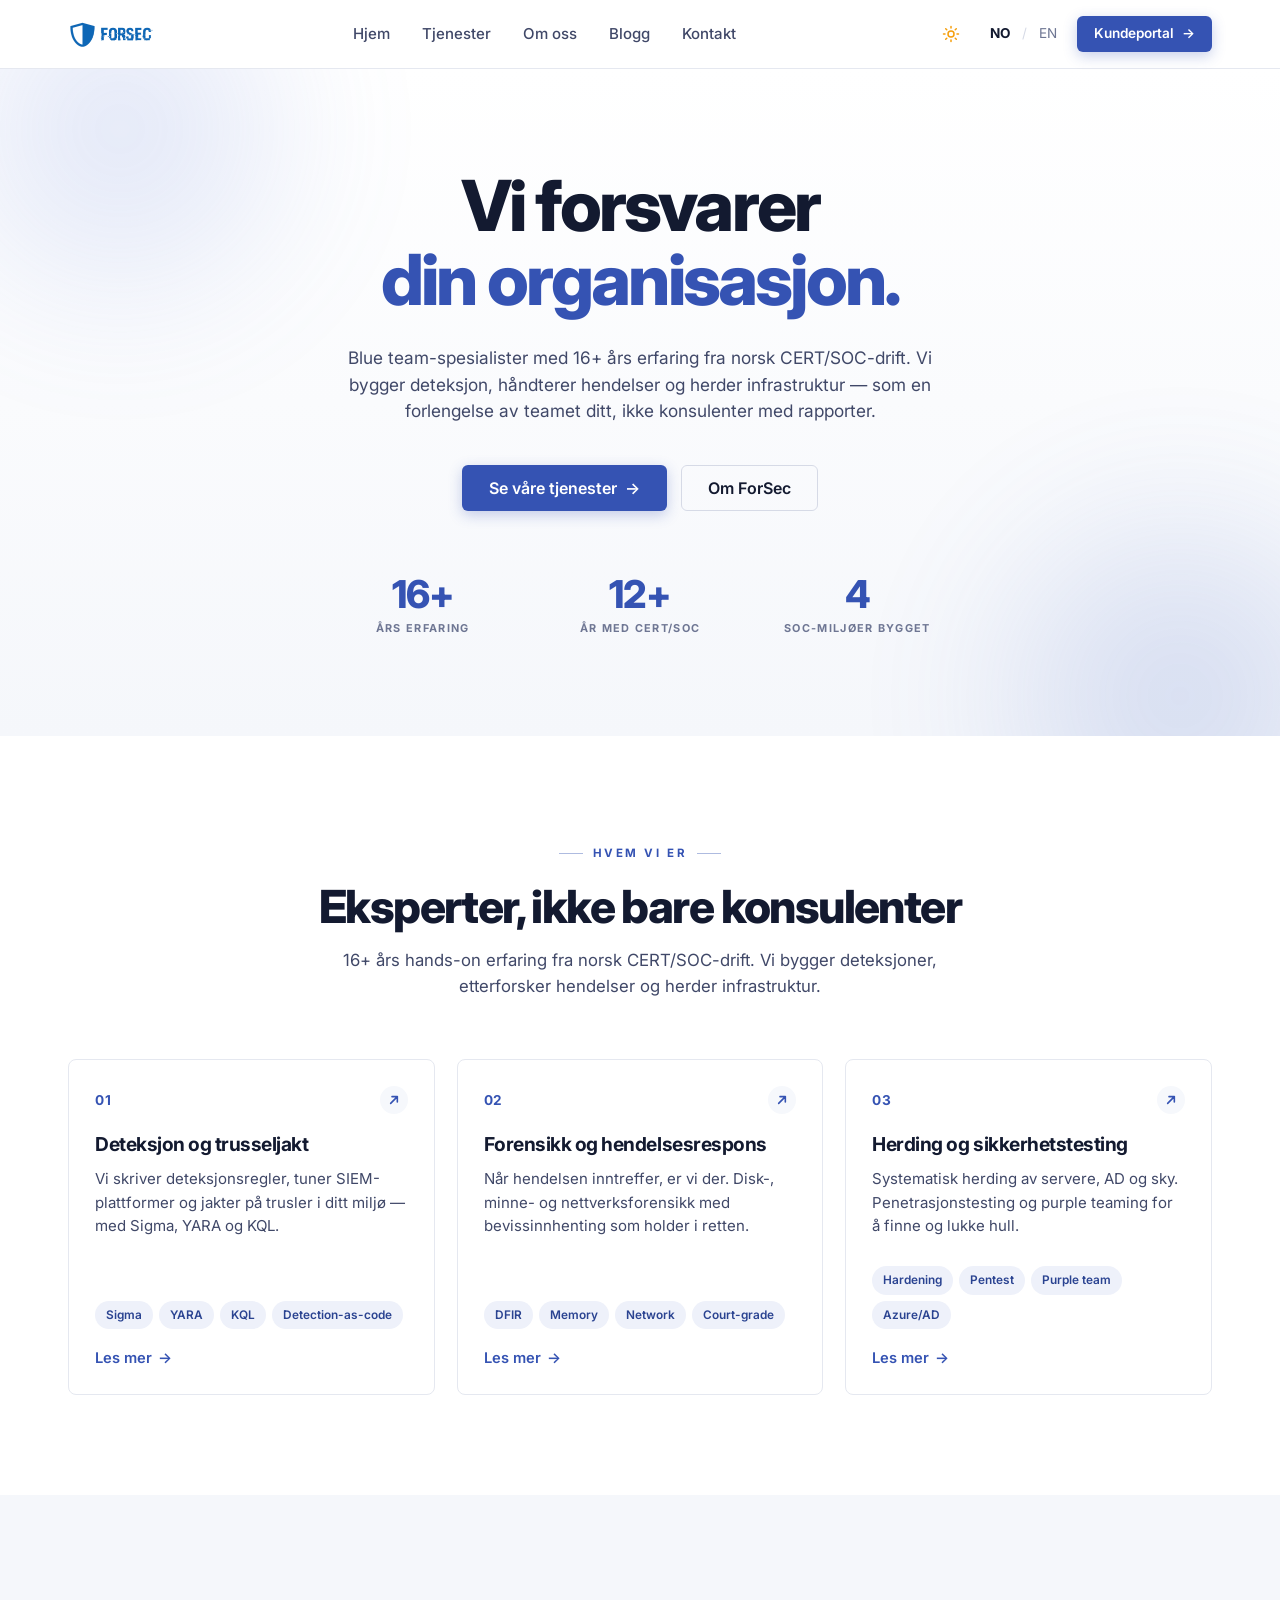
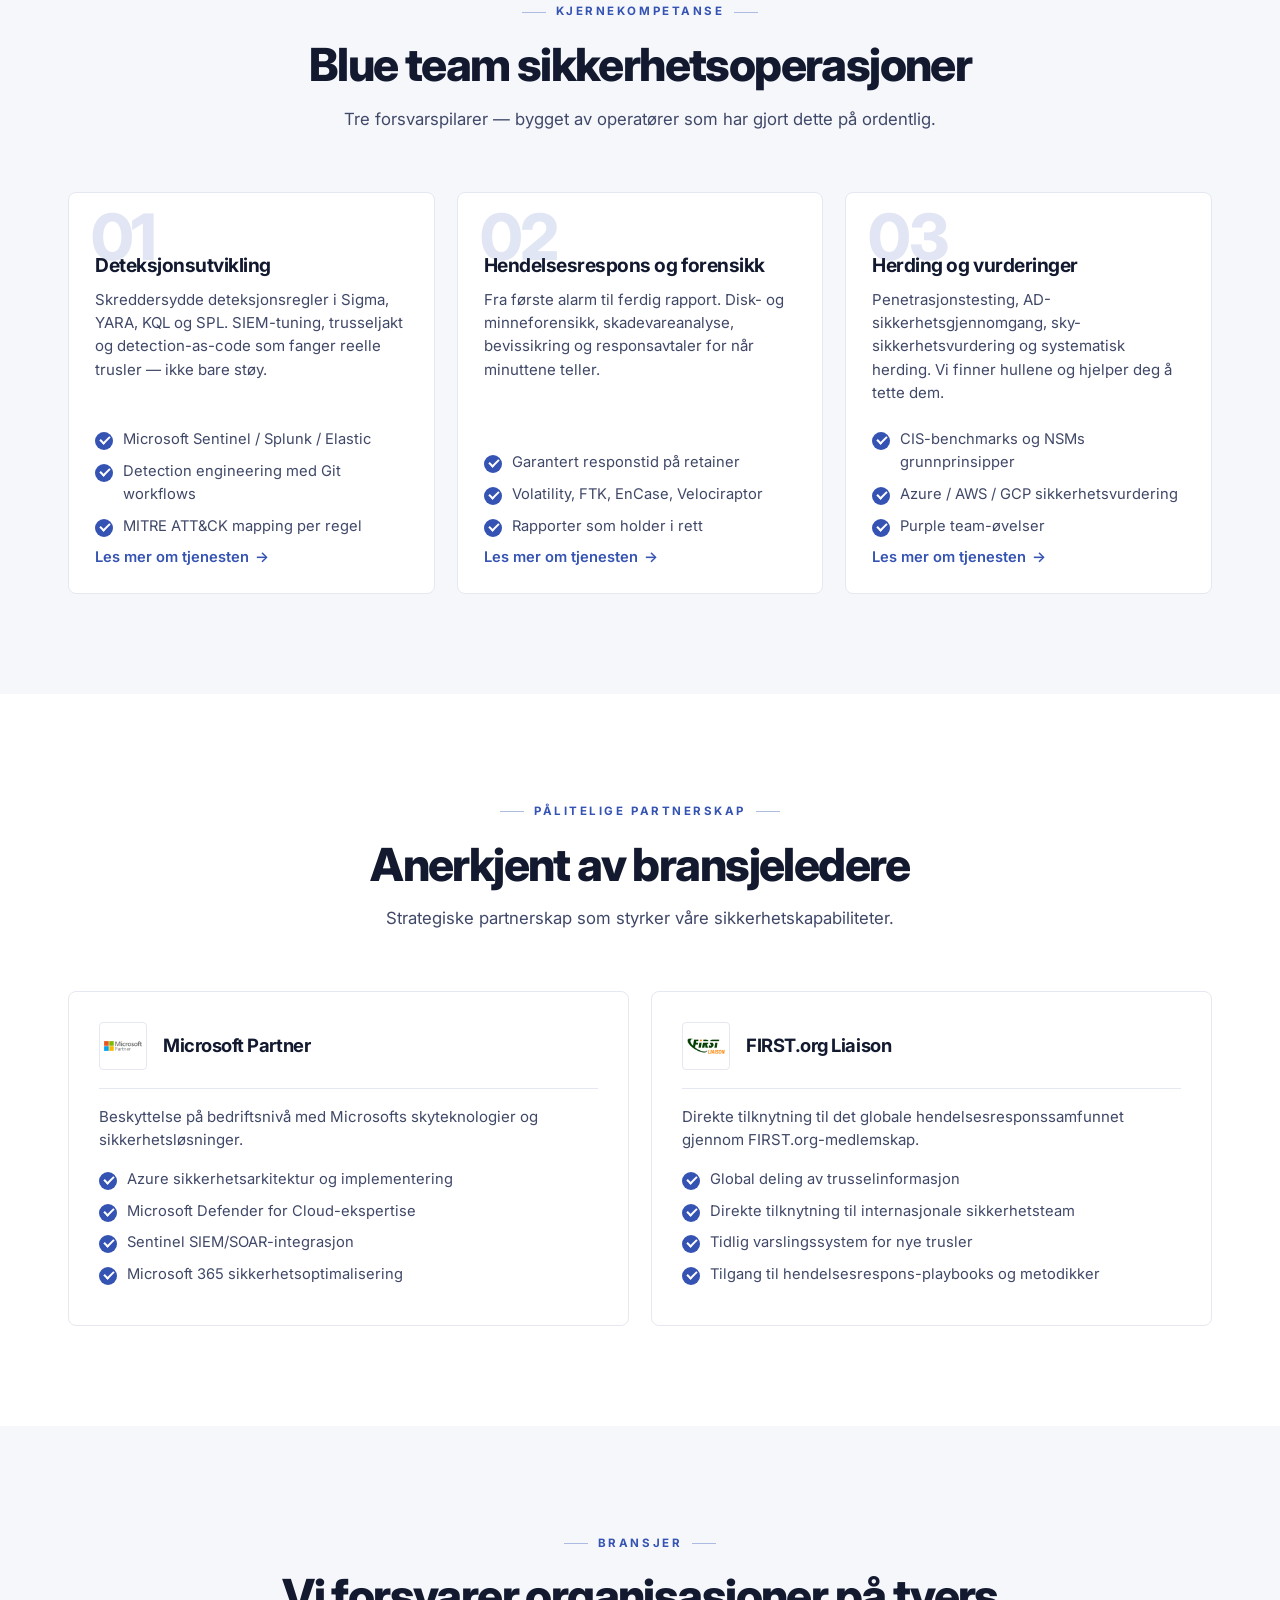
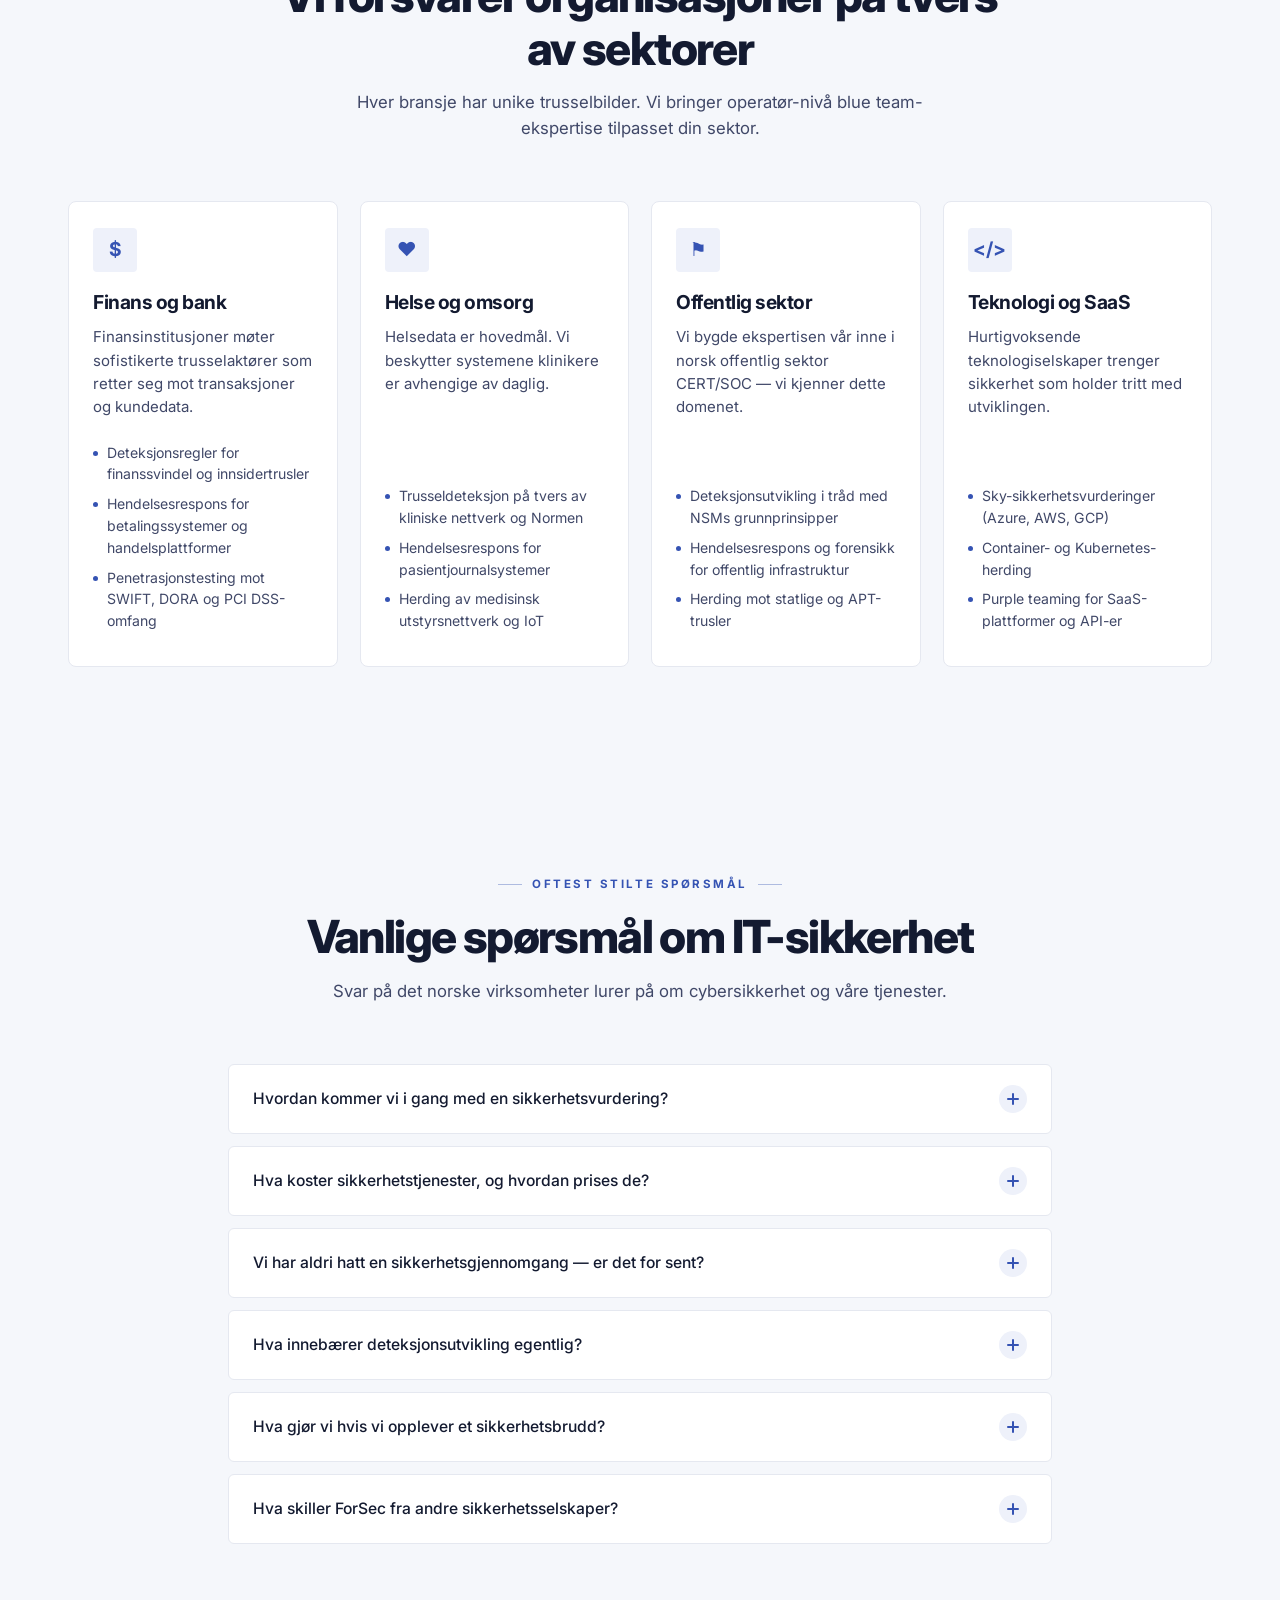
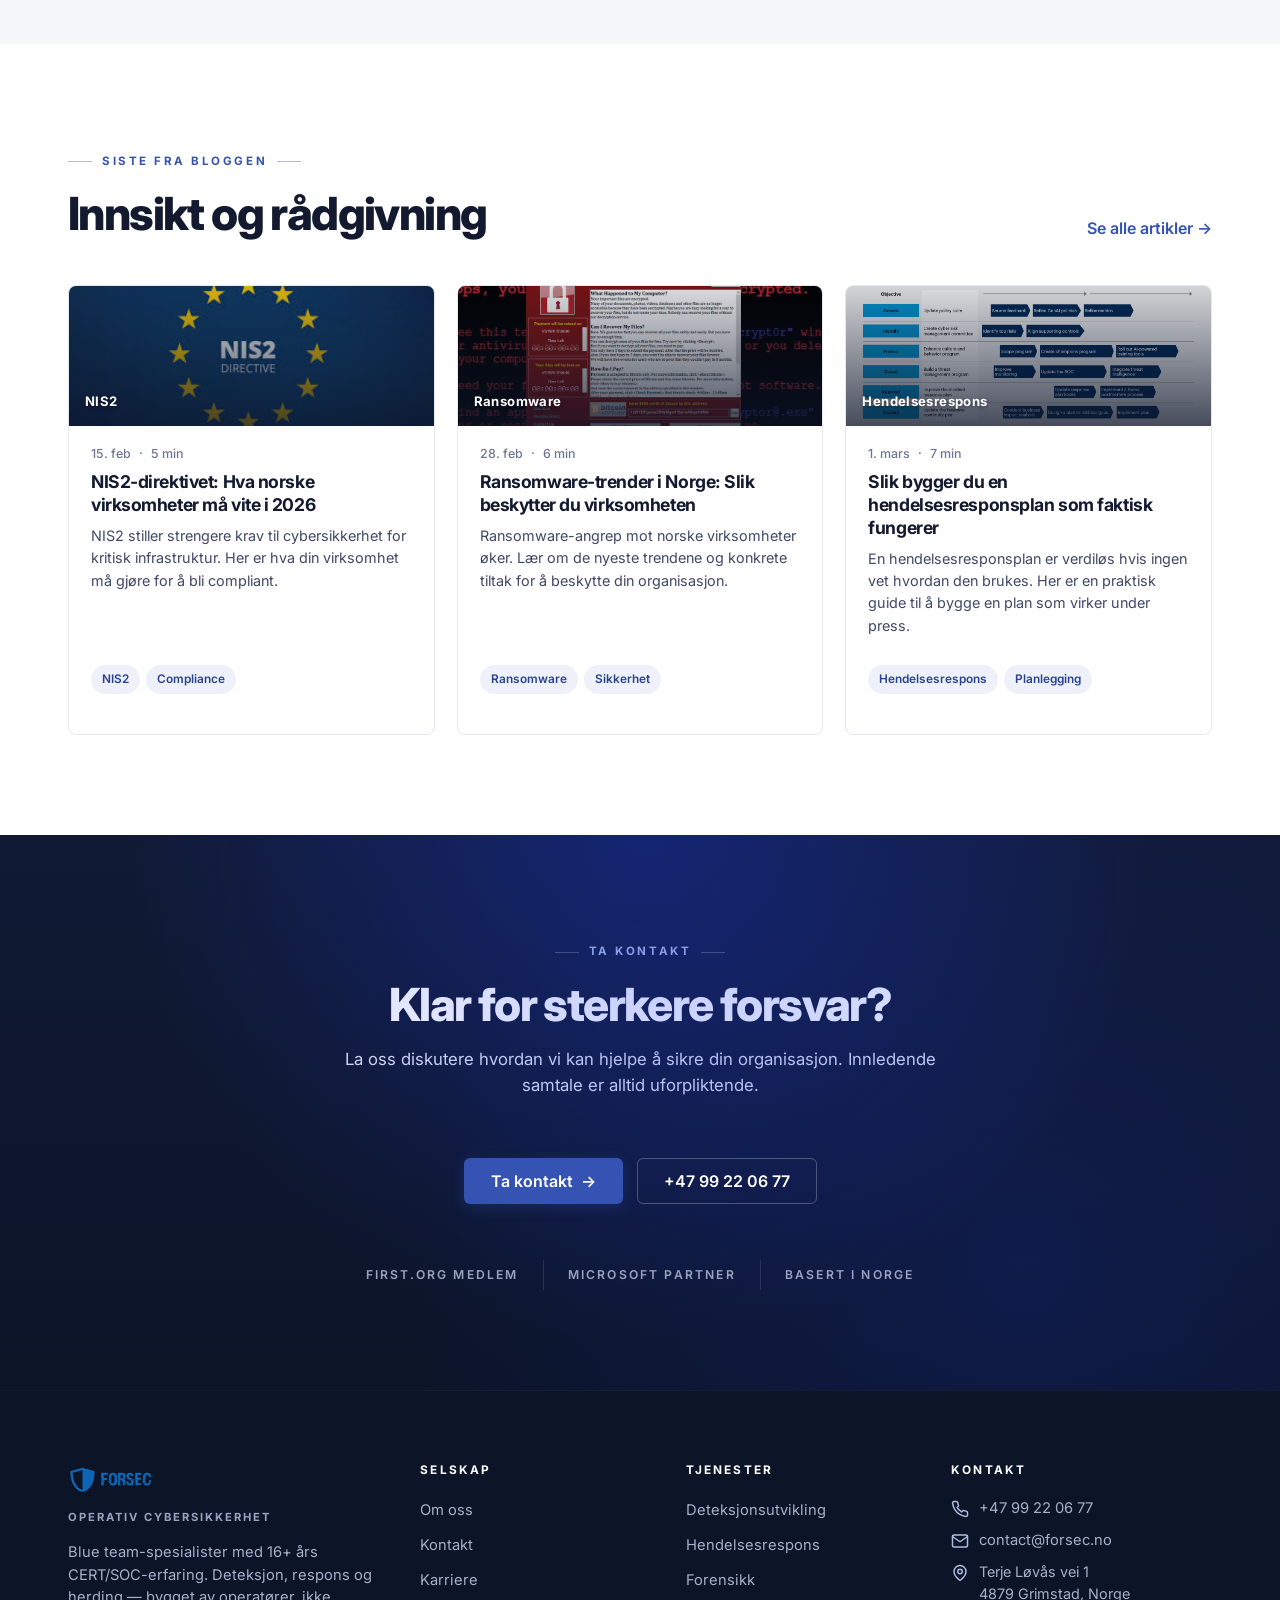
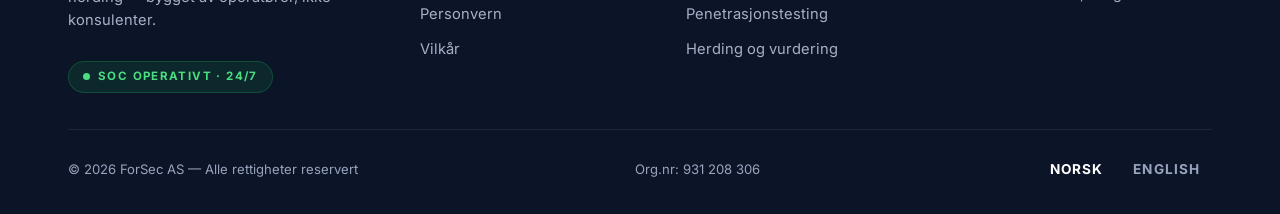
<file: index.html>
<!DOCTYPE html>
<html lang="nb" data-theme="light">
<head>
<meta charset="UTF-8" />
<meta name="viewport" content="width=device-width, initial-scale=1.0" />
<meta name="theme-color" content="#3553b3" />
<meta name="color-scheme" content="light dark" />
<meta name="robots" content="index, follow, max-image-preview:large" />
<meta name="author" content="ForSec AS" />
<meta name="keywords" content="cybersikkerhet, blue team, CERT, SOC, deteksjon, hendelsesrespons, forensikk, pentest, herding, Sigma, YARA, KQL, MITRE ATT&CK, Norge, Grimstad" />
<meta name="description" content="ForSec – Blue team-spesialister i Norge med 16+ års CERT/SOC-erfaring. Deteksjonsutvikling, hendelsesrespons, forensikk, penetrasjonstesting og herding." />

<title>ForSec – Operativ cybersikkerhet</title>

<link rel="canonical" href="https://forsec.no/" />
<link rel="alternate" hreflang="no" href="https://forsec.no/" />
<link rel="alternate" hreflang="en" href="https://forsec.no/?lang=en" />
<link rel="alternate" hreflang="x-default" href="https://forsec.no/" />

<meta property="og:type" content="website" />
<meta property="og:site_name" content="ForSec" />
<meta property="og:url" content="https://forsec.no/" />
<meta property="og:title" content="ForSec – Vi forsvarer dine systemer" />
<meta property="og:description" content="Blue team-spesialister med 16+ års CERT/SOC-erfaring." />
<meta property="og:image" content="https://forsec.no/forsec-logo.png" />
<meta name="twitter:card" content="summary_large_image" />

<link rel="icon" type="image/png" href="favicon.png" />
<link rel="apple-touch-icon" href="favicon.png" />
<link rel="preconnect" href="https://fonts.googleapis.com" />
<link rel="preconnect" href="https://fonts.gstatic.com" crossorigin />
<link href="https://fonts.googleapis.com/css2?family=Inter:wght@400;500;600;700;800&display=swap" rel="stylesheet" />
<link rel="stylesheet" href="styles.css" />

<script type="application/ld+json">
{
  "@context": "https://schema.org",
  "@graph": [
    {"@type":"Organization","@id":"https://forsec.no/#org","name":"ForSec AS","url":"https://forsec.no/","logo":"https://forsec.no/forsec-logo.png","email":"contact@forsec.no","telephone":"+47 99 22 06 77","vatID":"NO931208306","address":{"@type":"PostalAddress","streetAddress":"Terje Løvås vei 1","postalCode":"4879","addressLocality":"Grimstad","addressCountry":"NO"}},
    {"@type":"ProfessionalService","name":"ForSec – Blue team cybersikkerhet","description":"Blue team-spesialister med 16+ års CERT/SOC-erfaring.","areaServed":"NO","telephone":"+47 99 22 06 77"}
  ]
}
</script>
</head>
<body>

<a class="skip-link" href="#main">Hopp til hovedinnhold</a>

<header class="site-header">
  <div class="container header-inner">
    <a class="brand" href="index.html" aria-label="ForSec hjem">
      <img class="brand-logo" src="forsec-logo.png" alt="ForSec" width="120" height="32" fetchpriority="high" />
    </a>
    <nav class="main-nav" aria-label="Hovedmeny" data-i18n-aria-label="aria.nav">
      <a href="index.html"     class="nav-link active" data-i18n="nav.home">Hjem</a>
      <a href="tjenester.html" class="nav-link" data-i18n="nav.services">Tjenester</a>
      <a href="om-oss.html"    class="nav-link" data-i18n="nav.about">Om oss</a>
      <a href="blogg.html"     class="nav-link" data-i18n="nav.blog">Blogg</a>
      <a href="kontakt.html"   class="nav-link" data-i18n="nav.contact">Kontakt</a>
    </nav>
    <div class="header-utils">
      <button class="theme-toggle" id="themeToggle" aria-label="Bytt tema" data-i18n-aria-label="aria.theme">
        <span class="icon-wrap">
          <svg class="icon icon-sun" viewBox="0 0 24 24" fill="none" stroke="currentColor" stroke-width="2" stroke-linecap="round" stroke-linejoin="round" aria-hidden="true"><circle cx="12" cy="12" r="4"/><path d="M12 2v2M12 20v2M4.93 4.93l1.41 1.41M17.66 17.66l1.41 1.41M2 12h2M20 12h2M4.93 19.07l1.41-1.41M17.66 6.34l1.41-1.41"/></svg>
          <svg class="icon icon-moon" viewBox="0 0 24 24" fill="currentColor" aria-hidden="true"><path d="M20 14.5A8 8 0 0 1 9.5 4a8 8 0 1 0 10.5 10.5Z"/></svg>
        </span>
      </button>
      <div class="lang-toggle" role="group" aria-label="Språk" data-i18n-aria-label="aria.lang">
        <button class="lang-btn active" data-lang="no">NO</button>
        <span class="lang-sep">/</span>
        <button class="lang-btn" data-lang="en">EN</button>
      </div>
      <button class="btn btn-primary btn-sm" type="button" data-action="login"><span data-i18n="nav.cta">Kundeportal</span> <span class="arrow" aria-hidden="true">→</span></button>
    </div>
  </div>
</header>

<main id="main">

<section class="hero" id="top" aria-labelledby="hero-title">
  <div class="container hero-inner">
    <h1 class="hero-title" id="hero-title">
      <span data-i18n="hero.title.prefix">Vi forsvarer</span><br/>
      <span class="grad rotator" id="heroRotator" aria-live="polite">dine systemer.</span>
    </h1>
    <p class="hero-lede" data-i18n="hero.lede">Blue team-spesialister med 16+ års erfaring fra norsk CERT/SOC-drift. Vi bygger deteksjon, håndterer hendelser og herder infrastruktur — som en forlengelse av teamet ditt, ikke konsulenter med rapporter.</p>
    <div class="hero-actions">
      <a class="btn btn-primary btn-lg" href="tjenester.html"><span data-i18n="hero.cta1">Se våre tjenester</span> <span class="arrow" aria-hidden="true">→</span></a>
      <a class="btn btn-ghost btn-lg" href="om-oss.html" data-i18n="hero.cta2">Om ForSec</a>
    </div>
    <ul class="hero-stats">
      <li><strong>16+</strong><span data-i18n="hero.stat1">Års erfaring</span></li>
      <li><strong>12+</strong><span data-i18n="hero.stat2">År med CERT/SOC</span></li>
      <li><strong>4</strong><span   data-i18n="hero.stat3">SOC-miljøer bygget</span></li>
    </ul>
  </div>
</section>

<section class="section" id="om" aria-labelledby="who-title">
  <div class="container">
    <div class="section-head">
      <span class="eyebrow" data-i18n="who.eyebrow">Hvem vi er</span>
      <h2 id="who-title" data-i18n="who.title">Eksperter, ikke bare konsulenter</h2>
      <p class="lede" data-i18n="who.lede">16+ års hands-on erfaring fra norsk CERT/SOC-drift. Vi bygger deteksjoner, etterforsker hendelser og herder infrastruktur.</p>
    </div>
    <div class="grid grid-3">
      <article class="card reveal">
        <div class="card-head"><span class="card-num">01</span><span class="card-arrow" aria-hidden="true"><svg width="16" height="16" viewBox="0 0 24 24" fill="none" stroke="currentColor" stroke-width="2.4" stroke-linecap="round" stroke-linejoin="round"><path d="M7 17 17 7M9 7h8v8"/></svg></span></div>
        <h3 data-i18n="who.c1.title">Deteksjon og trusseljakt</h3>
        <p data-i18n="who.c1.body">Vi skriver deteksjonsregler, tuner SIEM-plattformer og jakter på trusler i ditt miljø — med Sigma, YARA og KQL.</p>
        <ul class="chips"><li>Sigma</li><li>YARA</li><li>KQL</li><li data-i18n="who.c1.chip">Detection-as-code</li></ul>
        <a class="card-link" href="blogg.html"><span data-i18n="common.readmore">Les mer</span> <span class="arrow" aria-hidden="true">→</span></a>
      </article>
      <article class="card reveal">
        <div class="card-head"><span class="card-num">02</span><span class="card-arrow" aria-hidden="true"><svg width="16" height="16" viewBox="0 0 24 24" fill="none" stroke="currentColor" stroke-width="2.4" stroke-linecap="round" stroke-linejoin="round"><path d="M7 17 17 7M9 7h8v8"/></svg></span></div>
        <h3 data-i18n="who.c2.title">Forensikk og hendelsesrespons</h3>
        <p data-i18n="who.c2.body">Når hendelsen inntreffer, er vi der. Disk-, minne- og nettverksforensikk med bevissinnhenting som holder i retten.</p>
        <ul class="chips"><li>DFIR</li><li>Memory</li><li>Network</li><li data-i18n="who.c2.chip">Court-grade</li></ul>
        <a class="card-link" href="blogg.html"><span data-i18n="common.readmore">Les mer</span> <span class="arrow" aria-hidden="true">→</span></a>
      </article>
      <article class="card reveal">
        <div class="card-head"><span class="card-num">03</span><span class="card-arrow" aria-hidden="true"><svg width="16" height="16" viewBox="0 0 24 24" fill="none" stroke="currentColor" stroke-width="2.4" stroke-linecap="round" stroke-linejoin="round"><path d="M7 17 17 7M9 7h8v8"/></svg></span></div>
        <h3 data-i18n="who.c3.title">Herding og sikkerhetstesting</h3>
        <p data-i18n="who.c3.body">Systematisk herding av servere, AD og sky. Penetrasjonstesting og purple teaming for å finne og lukke hull.</p>
        <ul class="chips"><li data-i18n="who.c3.chip1">Hardening</li><li>Pentest</li><li data-i18n="who.c3.chip2">Purple team</li><li>Azure/AD</li></ul>
        <a class="card-link" href="blogg.html"><span data-i18n="common.readmore">Les mer</span> <span class="arrow" aria-hidden="true">→</span></a>
      </article>
    </div>
  </div>
</section>

<section class="section section-tint" id="tjenester" aria-labelledby="core-title">
  <div class="container">
    <div class="section-head">
      <span class="eyebrow" data-i18n="core.eyebrow">Kjernekompetanse</span>
      <h2 id="core-title" data-i18n="core.title">Blue team sikkerhetsoperasjoner</h2>
      <p class="lede" data-i18n="core.lede">Tre forsvarspilarer — bygget av operatører som har gjort dette på ordentlig.</p>
    </div>
    <div class="grid grid-3">
      <article class="card pillar reveal">
        <span class="card-num-big" aria-hidden="true">01</span>
        <h3 data-i18n="core.c1.title">Deteksjonsutvikling</h3>
        <p data-i18n="core.c1.body">Skreddersydde deteksjonsregler i Sigma, YARA, KQL og SPL. SIEM-tuning, trusseljakt og detection-as-code som fanger reelle trusler — ikke bare støy.</p>
        <ul class="check-list">
          <li data-i18n="core.c1.l1">Microsoft Sentinel / Splunk / Elastic</li>
          <li data-i18n="core.c1.l2">Detection engineering med Git workflows</li>
          <li data-i18n="core.c1.l3">MITRE ATT&amp;CK mapping per regel</li>
        </ul>
        <a class="card-link" href="tjenester.html"><span data-i18n="common.readmoreSvc">Les mer om tjenesten</span> <span class="arrow" aria-hidden="true">→</span></a>
      </article>
      <article class="card pillar reveal">
        <span class="card-num-big" aria-hidden="true">02</span>
        <h3 data-i18n="core.c2.title">Hendelsesrespons og forensikk</h3>
        <p data-i18n="core.c2.body">Fra første alarm til ferdig rapport. Disk- og minneforensikk, skadevareanalyse, bevissikring og responsavtaler for når minuttene teller.</p>
        <ul class="check-list">
          <li data-i18n="core.c2.l1">Garantert responstid på retainer</li>
          <li data-i18n="core.c2.l2">Volatility, FTK, EnCase, Velociraptor</li>
          <li data-i18n="core.c2.l3">Rapporter som holder i rett</li>
        </ul>
        <a class="card-link" href="tjenester.html"><span data-i18n="common.readmoreSvc">Les mer om tjenesten</span> <span class="arrow" aria-hidden="true">→</span></a>
      </article>
      <article class="card pillar reveal">
        <span class="card-num-big" aria-hidden="true">03</span>
        <h3 data-i18n="core.c3.title">Herding og vurderinger</h3>
        <p data-i18n="core.c3.body">Penetrasjonstesting, AD-sikkerhetsgjennomgang, sky-sikkerhetsvurdering og systematisk herding. Vi finner hullene og hjelper deg å tette dem.</p>
        <ul class="check-list">
          <li data-i18n="core.c3.l1">CIS-benchmarks og NSMs grunnprinsipper</li>
          <li data-i18n="core.c3.l2">Azure / AWS / GCP sikkerhetsvurdering</li>
          <li data-i18n="core.c3.l3">Purple team-øvelser</li>
        </ul>
        <a class="card-link" href="tjenester.html"><span data-i18n="common.readmoreSvc">Les mer om tjenesten</span> <span class="arrow" aria-hidden="true">→</span></a>
      </article>
    </div>
  </div>
</section>

<section class="section" aria-labelledby="partners-title">
  <div class="container">
    <div class="section-head">
      <span class="eyebrow" data-i18n="partners.eyebrow">Pålitelige partnerskap</span>
      <h2 id="partners-title" data-i18n="partners.title">Anerkjent av bransjeledere</h2>
      <p class="lede" data-i18n="partners.lede">Strategiske partnerskap som styrker våre sikkerhetskapabiliteter.</p>
    </div>
    <div class="grid grid-2">
      <article class="partner-card reveal">
        <header class="partner-head">
          <img class="partner-logo" src="microsoft-partner.webp" alt="Microsoft Partner" width="48" height="48" loading="lazy" />
          <h3 data-i18n="partners.p1.title">Microsoft Partner</h3>
        </header>
        <div class="partner-body">
          <p data-i18n="partners.p1.body">Beskyttelse på bedriftsnivå med Microsofts skyteknologier og sikkerhetsløsninger.</p>
          <ul class="check-list">
            <li data-i18n="partners.p1.l1">Azure sikkerhetsarkitektur og implementering</li>
            <li data-i18n="partners.p1.l2">Microsoft Defender for Cloud-ekspertise</li>
            <li data-i18n="partners.p1.l3">Sentinel SIEM/SOAR-integrasjon</li>
            <li data-i18n="partners.p1.l4">Microsoft 365 sikkerhetsoptimalisering</li>
          </ul>
        </div>
      </article>
      <article class="partner-card reveal">
        <header class="partner-head">
          <img class="partner-logo" src="first-org.webp" alt="FIRST.org Liaison" width="48" height="48" loading="lazy" />
          <h3 data-i18n="partners.p2.title">FIRST.org Liaison</h3>
        </header>
        <div class="partner-body">
          <p data-i18n="partners.p2.body">Direkte tilknytning til det globale hendelsesresponssamfunnet gjennom FIRST.org-medlemskap.</p>
          <ul class="check-list">
            <li data-i18n="partners.p2.l1">Global deling av trusselinformasjon</li>
            <li data-i18n="partners.p2.l2">Direkte tilknytning til internasjonale sikkerhetsteam</li>
            <li data-i18n="partners.p2.l3">Tidlig varslingssystem for nye trusler</li>
            <li data-i18n="partners.p2.l4">Tilgang til hendelsesrespons-playbooks og metodikker</li>
          </ul>
        </div>
      </article>
    </div>
  </div>
</section>

<section class="section section-tint" aria-labelledby="ind-title">
  <div class="container">
    <div class="section-head">
      <span class="eyebrow" data-i18n="ind.eyebrow">Bransjer</span>
      <h2 id="ind-title" data-i18n="ind.title">Vi forsvarer organisasjoner på tvers av sektorer</h2>
      <p class="lede" data-i18n="ind.lede">Hver bransje har unike trusselbilder. Vi bringer operatør-nivå blue team-ekspertise tilpasset din sektor.</p>
    </div>
    <div class="grid grid-4">
      <article class="card industry-card reveal">
        <div class="industry-icon" aria-hidden="true">$</div>
        <h3 data-i18n="ind.i1.title">Finans og bank</h3>
        <p data-i18n="ind.i1.body">Finansinstitusjoner møter sofistikerte trusselaktører som retter seg mot transaksjoner og kundedata.</p>
        <ul>
          <li data-i18n="ind.i1.l1">Deteksjonsregler for finanssvindel og innsidertrusler</li>
          <li data-i18n="ind.i1.l2">Hendelsesrespons for betalingssystemer og handelsplattformer</li>
          <li data-i18n="ind.i1.l3">Penetrasjonstesting mot SWIFT, DORA og PCI DSS-omfang</li>
        </ul>
      </article>
      <article class="card industry-card reveal">
        <div class="industry-icon" aria-hidden="true">♥</div>
        <h3 data-i18n="ind.i2.title">Helse og omsorg</h3>
        <p data-i18n="ind.i2.body">Helsedata er hovedmål. Vi beskytter systemene klinikere er avhengige av daglig.</p>
        <ul>
          <li data-i18n="ind.i2.l1">Trusseldeteksjon på tvers av kliniske nettverk og Normen</li>
          <li data-i18n="ind.i2.l2">Hendelsesrespons for pasientjournalsystemer</li>
          <li data-i18n="ind.i2.l3">Herding av medisinsk utstyrsnettverk og IoT</li>
        </ul>
      </article>
      <article class="card industry-card reveal">
        <div class="industry-icon" aria-hidden="true">⚑</div>
        <h3 data-i18n="ind.i3.title">Offentlig sektor</h3>
        <p data-i18n="ind.i3.body">Vi bygde ekspertisen vår inne i norsk offentlig sektor CERT/SOC — vi kjenner dette domenet.</p>
        <ul>
          <li data-i18n="ind.i3.l1">Deteksjonsutvikling i tråd med NSMs grunnprinsipper</li>
          <li data-i18n="ind.i3.l2">Hendelsesrespons og forensikk for offentlig infrastruktur</li>
          <li data-i18n="ind.i3.l3">Herding mot statlige og APT-trusler</li>
        </ul>
      </article>
      <article class="card industry-card reveal">
        <div class="industry-icon" aria-hidden="true">&lt;/&gt;</div>
        <h3 data-i18n="ind.i4.title">Teknologi og SaaS</h3>
        <p data-i18n="ind.i4.body">Hurtigvoksende teknologiselskaper trenger sikkerhet som holder tritt med utviklingen.</p>
        <ul>
          <li data-i18n="ind.i4.l1">Sky-sikkerhetsvurderinger (Azure, AWS, GCP)</li>
          <li data-i18n="ind.i4.l2">Container- og Kubernetes-herding</li>
          <li data-i18n="ind.i4.l3">Purple teaming for SaaS-plattformer og API-er</li>
        </ul>
      </article>
    </div>
  </div>
</section>

<section class="section section-tint" aria-labelledby="faq-title">
  <div class="container container-narrow">
    <div class="section-head">
      <span class="eyebrow" data-i18n="faq.eyebrow">Oftest stilte spørsmål</span>
      <h2 id="faq-title" data-i18n="faq.title">Vanlige spørsmål om IT-sikkerhet</h2>
      <p class="lede" data-i18n="faq.lede">Svar på det norske virksomheter lurer på om cybersikkerhet og våre tjenester.</p>
    </div>
    <div class="faq">
      <details class="faq-item reveal"><summary><span class="faq-q" data-i18n="faq.q1">Hvordan kommer vi i gang med en sikkerhetsvurdering?</span><span class="faq-toggle" aria-hidden="true"></span></summary><div class="faq-body" data-i18n="faq.a1">Vi starter med en kort kartleggingssamtale, definerer scope og leverer en gjennomgang av nåværende sikkerhetstilstand med konkrete tiltak.</div></details>
      <details class="faq-item reveal"><summary><span class="faq-q" data-i18n="faq.q2">Hva koster sikkerhetstjenester, og hvordan prises de?</span><span class="faq-toggle" aria-hidden="true"></span></summary><div class="faq-body" data-i18n="faq.a2">Engangsvurderinger fra 45 000 kr, retainer fra 25 000 kr/mnd. Endelig pris avhenger av miljø og scope.</div></details>
      <details class="faq-item reveal"><summary><span class="faq-q" data-i18n="faq.q3">Vi har aldri hatt en sikkerhetsgjennomgang — er det for sent?</span><span class="faq-toggle" aria-hidden="true"></span></summary><div class="faq-body" data-i18n="faq.a3">Nei. Vi har hjulpet virksomheter i alle modenhetsnivåer. Det viktigste er å starte med en realistisk basislinje.</div></details>
      <details class="faq-item reveal"><summary><span class="faq-q" data-i18n="faq.q4">Hva innebærer deteksjonsutvikling egentlig?</span><span class="faq-toggle" aria-hidden="true"></span></summary><div class="faq-body" data-i18n="faq.a4">Skreddersydde regler i Sigma/YARA/KQL/SPL, MITRE ATT&amp;CK-mapping og kontinuerlig tuning for å redusere falske positiver.</div></details>
      <details class="faq-item reveal"><summary><span class="faq-q" data-i18n="faq.q5">Hva gjør vi hvis vi opplever et sikkerhetsbrudd?</span><span class="faq-toggle" aria-hidden="true"></span></summary><div class="faq-body" data-i18n="faq.a5">Kontakt vakttelefonen. Vi starter triage, isolerer, samler bevis og koordinerer hendelsen til normalisering.</div></details>
      <details class="faq-item reveal"><summary><span class="faq-q" data-i18n="faq.q6">Hva skiller ForSec fra andre sikkerhetsselskaper?</span><span class="faq-toggle" aria-hidden="true"></span></summary><div class="faq-body" data-i18n="faq.a6">Operatører, ikke konsulenter. 16+ års CERT/SOC-erfaring og leveranser som faktisk integreres i ditt team.</div></details>
    </div>
  </div>
</section>

<section class="section" id="blogg" aria-labelledby="blog-title">
  <div class="container">
    <div class="section-head row">
      <div>
        <span class="eyebrow" data-i18n="blog.eyebrow">Siste fra bloggen</span>
        <h2 id="blog-title" data-i18n="blog.title">Innsikt og rådgivning</h2>
      </div>
      <a class="link" href="blogg.html" data-i18n="blog.all">Se alle artikler →</a>
    </div>
    <div class="grid grid-3">
      <article class="blog-card reveal">
        <div class="blog-cover cover-nis2"><span class="tag">NIS2</span></div>
        <div class="blog-body">
          <div class="blog-meta"><span data-i18n="blog.b1.date">15. feb</span><span>·</span><span data-i18n="blog.b1.read">5 min</span></div>
          <h3 data-i18n="blog.b1.title">NIS2-direktivet: Hva norske virksomheter må vite i 2026</h3>
          <p data-i18n="blog.b1.body">NIS2 stiller strengere krav til cybersikkerhet for kritisk infrastruktur. Her er hva din virksomhet må gjøre for å bli compliant.</p>
          <ul class="chips"><li>NIS2</li><li>Compliance</li></ul>
        </div>
      </article>
      <article class="blog-card reveal">
        <div class="blog-cover cover-ransom"><span class="tag">Ransomware</span></div>
        <div class="blog-body">
          <div class="blog-meta"><span data-i18n="blog.b2.date">28. feb</span><span>·</span><span data-i18n="blog.b2.read">6 min</span></div>
          <h3 data-i18n="blog.b2.title">Ransomware-trender i Norge: Slik beskytter du virksomheten</h3>
          <p data-i18n="blog.b2.body">Ransomware-angrep mot norske virksomheter øker. Lær om de nyeste trendene og konkrete tiltak for å beskytte din organisasjon.</p>
          <ul class="chips"><li>Ransomware</li><li data-i18n="blog.b2.tag">Sikkerhet</li></ul>
        </div>
      </article>
      <article class="blog-card reveal">
        <div class="blog-cover cover-incident"><span class="tag" data-i18n="blog.b3.tag">Hendelsesrespons</span></div>
        <div class="blog-body">
          <div class="blog-meta"><span data-i18n="blog.b3.date">1. mars</span><span>·</span><span data-i18n="blog.b3.read">7 min</span></div>
          <h3 data-i18n="blog.b3.title">Slik bygger du en hendelsesresponsplan som faktisk fungerer</h3>
          <p data-i18n="blog.b3.body">En hendelsesresponsplan er verdiløs hvis ingen vet hvordan den brukes. Her er en praktisk guide til å bygge en plan som virker under press.</p>
          <ul class="chips"><li data-i18n="blog.b3.chip1">Hendelsesrespons</li><li data-i18n="blog.b3.chip2">Planlegging</li></ul>
        </div>
      </article>
    </div>
  </div>
</section>

<section class="cta-section" id="kontakt" aria-labelledby="cta-title">
  <div class="container">
    <div class="section-head">
      <span class="eyebrow light" data-i18n="cta.eyebrow">Ta kontakt</span>
      <h2 id="cta-title" class="light" data-i18n="cta.title">Klar for sterkere forsvar?</h2>
      <p class="lede light" data-i18n="cta.lede">La oss diskutere hvordan vi kan hjelpe å sikre din organisasjon. Innledende samtale er alltid uforpliktende.</p>
    </div>
    <div class="cta-actions">
      <a class="btn btn-primary btn-lg" href="kontakt.html"><span data-i18n="cta.btn1">Ta kontakt</span> <span class="arrow" aria-hidden="true">→</span></a>
      <a class="btn btn-outline-light btn-lg" href="tel:+4799220677" aria-label="Ring +47 99 22 06 77">+47 99 22 06 77</a>
    </div>
    <ul class="trust-row">
      <li data-i18n="cta.t1">FIRST.org medlem</li>
      <li data-i18n="cta.t2">Microsoft partner</li>
      <li data-i18n="cta.t3">Basert i Norge</li>
    </ul>
  </div>
</section>

</main>

<footer class="site-footer">
  <div class="container">
    <div class="footer-grid">
      <div class="footer-brand">
        <a class="brand" href="index.html"><img class="brand-logo" src="forsec-logo.png" alt="ForSec" width="120" height="32" /></a>
        <span class="footer-tag" data-i18n="footer.tag">Operativ cybersikkerhet</span>
        <p data-i18n="footer.body">Blue team-spesialister med 16+ års CERT/SOC-erfaring. Deteksjon, respons og herding — bygget av operatører, ikke konsulenter.</p>
        <div class="status-pill"><span class="dot" aria-hidden="true"></span><span data-i18n="footer.status">SOC operativt · 24/7</span></div>
      </div>
      <div class="footer-col">
        <h4 data-i18n="footer.h1">Selskap</h4>
        <ul>
          <li><a href="om-oss.html" data-i18n="footer.about">Om oss</a></li>
          <li><a href="kontakt.html" data-i18n="footer.contact">Kontakt</a></li>
          <li><a href="kontakt.html" data-i18n="footer.career">Karriere</a></li>
          <li><a href="#" data-i18n="footer.privacy">Personvern</a></li>
          <li><a href="#" data-i18n="footer.terms">Vilkår</a></li>
        </ul>
      </div>
      <div class="footer-col">
        <h4 data-i18n="footer.h2">Tjenester</h4>
        <ul>
          <li><a href="tjenester.html" data-i18n="footer.s1">Deteksjonsutvikling</a></li>
          <li><a href="tjenester.html" data-i18n="footer.s2">Hendelsesrespons</a></li>
          <li><a href="tjenester.html" data-i18n="footer.s3">Forensikk</a></li>
          <li><a href="tjenester.html" data-i18n="footer.s4">Penetrasjonstesting</a></li>
          <li><a href="tjenester.html" data-i18n="footer.s5">Herding og vurdering</a></li>
        </ul>
      </div>
      <div class="footer-col">
        <h4 data-i18n="footer.h3">Kontakt</h4>
        <ul class="contact-list">
          <li><span class="ci" aria-hidden="true"><svg viewBox="0 0 24 24" fill="none" stroke="currentColor" stroke-width="2" stroke-linecap="round" stroke-linejoin="round"><path d="M22 16.92v3a2 2 0 0 1-2.18 2 19.79 19.79 0 0 1-8.63-3.07 19.5 19.5 0 0 1-6-6 19.79 19.79 0 0 1-3.07-8.67A2 2 0 0 1 4.11 2h3a2 2 0 0 1 2 1.72 12.84 12.84 0 0 0 .7 2.81 2 2 0 0 1-.45 2.11L8.09 9.91a16 16 0 0 0 6 6l1.27-1.27a2 2 0 0 1 2.11-.45 12.84 12.84 0 0 0 2.81.7A2 2 0 0 1 22 16.92z"/></svg></span><a href="tel:+4799220677">+47 99 22 06 77</a></li>
          <li><span class="ci" aria-hidden="true"><svg viewBox="0 0 24 24" width="18" height="14" fill="none" stroke="currentColor" stroke-width="2" stroke-linecap="round" stroke-linejoin="round"><rect x="2" y="4" width="20" height="16" rx="2"/><path d="m2 6 10 7L22 6"/></svg></span><a href="mailto:contact@forsec.no">contact@forsec.no</a></li>
          <li><span class="ci" aria-hidden="true"><svg viewBox="0 0 24 24" fill="none" stroke="currentColor" stroke-width="2" stroke-linecap="round" stroke-linejoin="round"><path d="M20 10c0 6-8 12-8 12s-8-6-8-12a8 8 0 0 1 16 0z"/><circle cx="12" cy="10" r="3"/></svg></span><span data-i18n="footer.addr">Terje Løvås vei 1<br/>4879 Grimstad, Norge</span></li>
        </ul>
      </div>
    </div>
    <div class="footer-bottom">
      <span data-i18n="footer.copy">© 2026 ForSec AS — Alle rettigheter reservert</span>
      <span data-i18n="footer.orgnr">Org.nr: 931 208 306</span>
      <div class="footer-lang">
        <button class="lang-btn active" data-lang="no" data-i18n="footer.lang.no">NORSK</button>
        <button class="lang-btn" data-lang="en" data-i18n="footer.lang.en">ENGLISH</button>
      </div>
    </div>
  </div>
</footer>

<script src="script.js"></script>
</body>
</html>
</file>
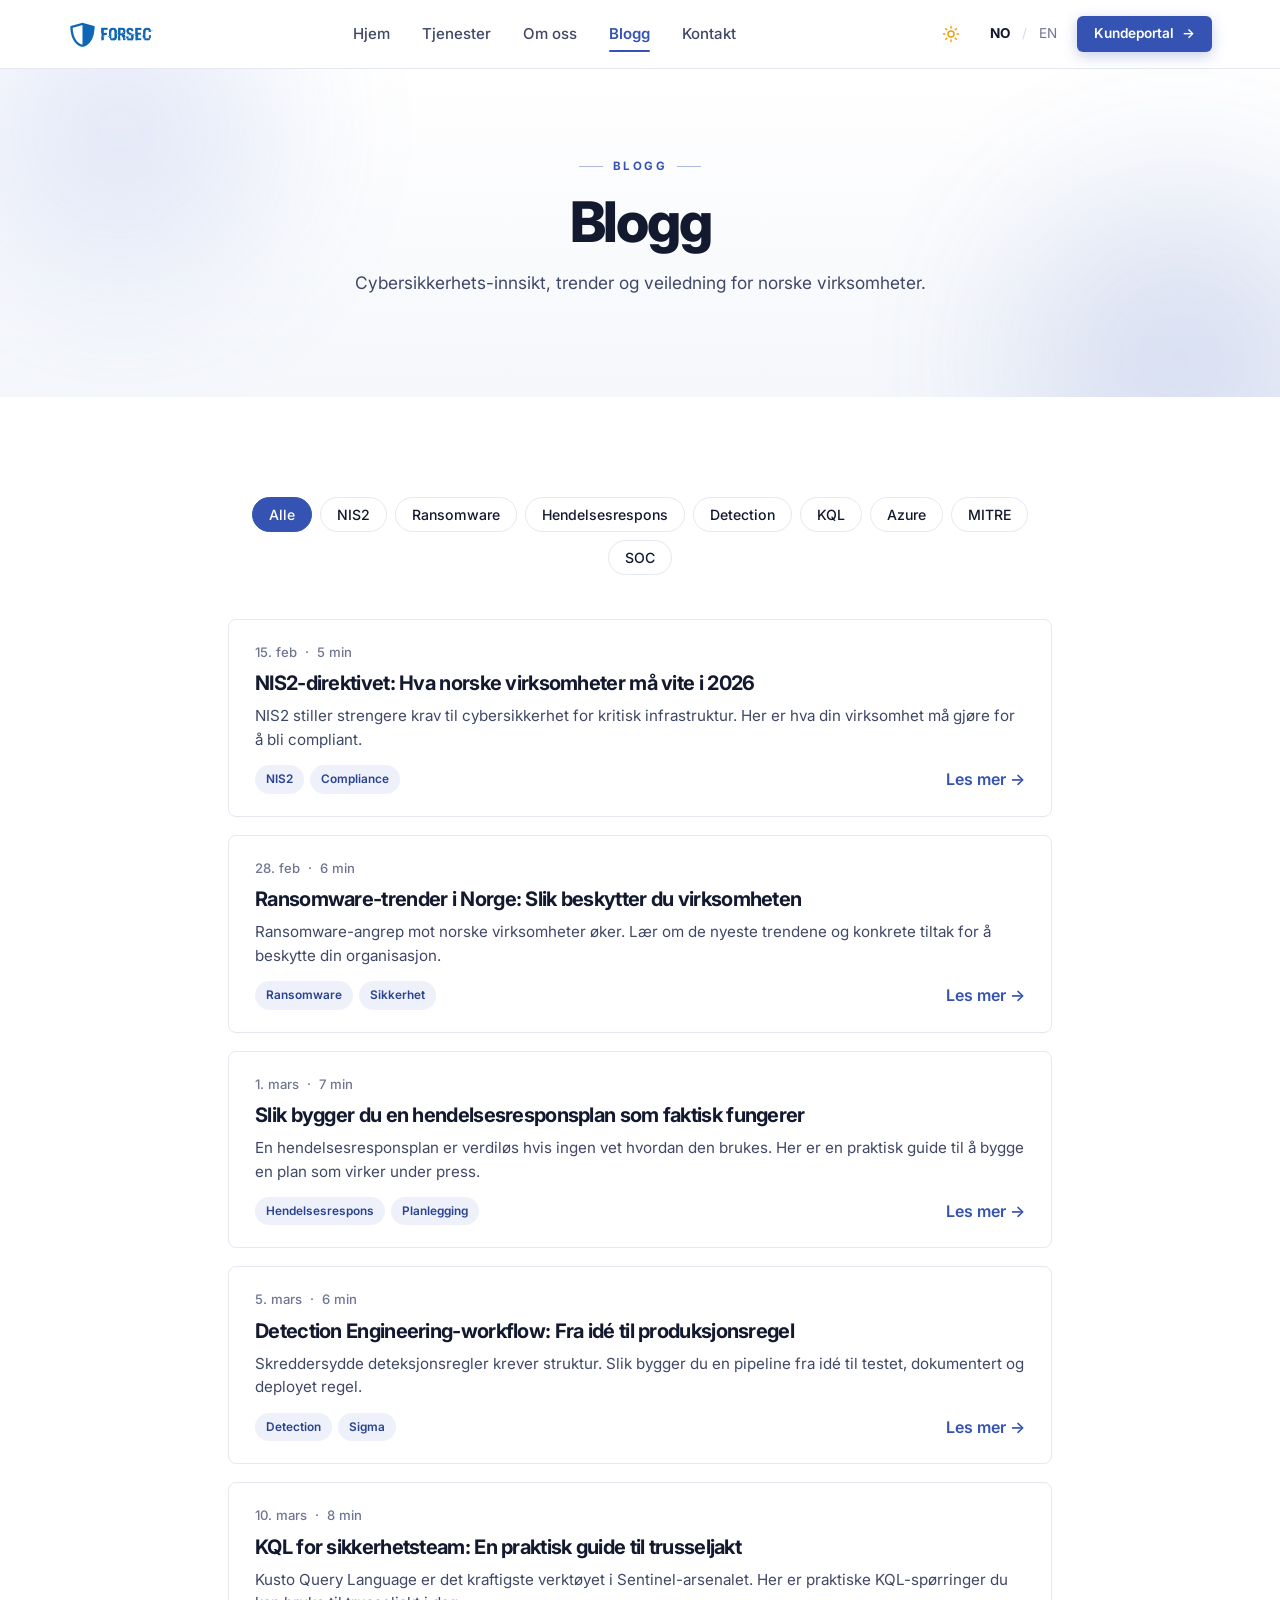
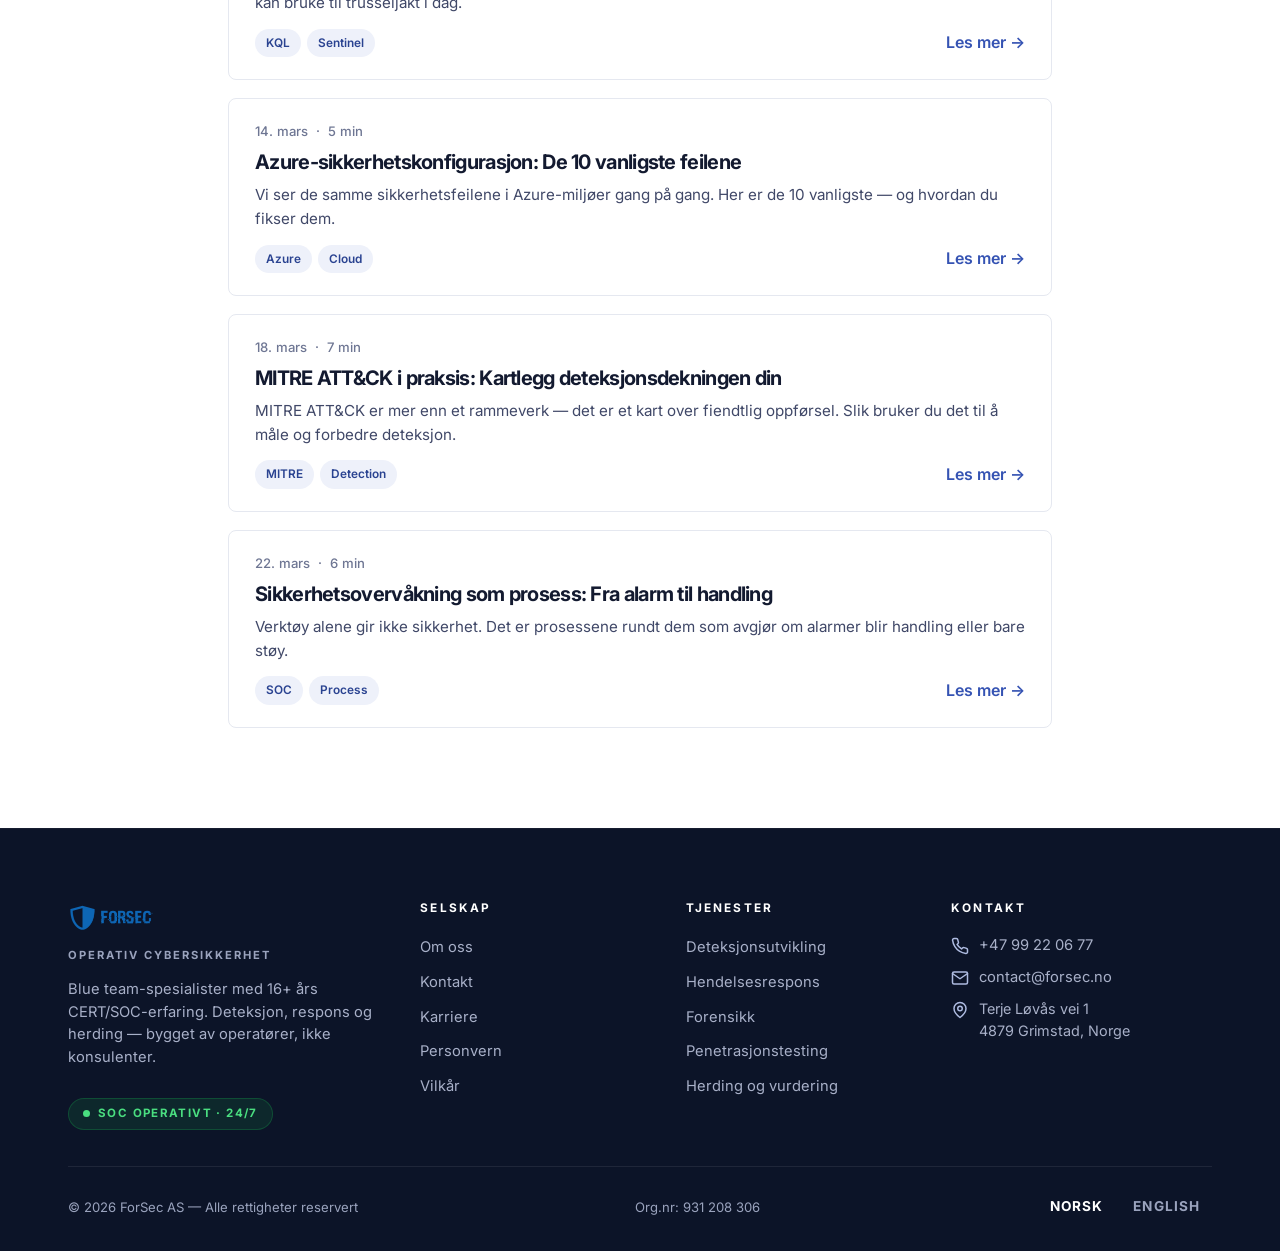
<file: blogg.html>
<!DOCTYPE html>
<html lang="nb" data-theme="light">
<head>
<meta charset="UTF-8" />
<meta name="viewport" content="width=device-width, initial-scale=1.0" />
<meta name="theme-color" content="#3553b3" />
<meta name="color-scheme" content="light dark" />
<meta name="description" content="ForSec blogg — cybersikkerhets-innsikt, trender og veiledning for norske virksomheter." />
<title>Blogg – ForSec</title>
<link rel="canonical" href="https://forsec.no/blogg.html" />
<link rel="icon" type="image/png" href="favicon.png" />
<link rel="preconnect" href="https://fonts.googleapis.com" />
<link rel="preconnect" href="https://fonts.gstatic.com" crossorigin />
<link href="https://fonts.googleapis.com/css2?family=Inter:wght@400;500;600;700;800&display=swap" rel="stylesheet" />
<link rel="stylesheet" href="styles.css" />
</head>
<body>
<a class="skip-link" href="#main">Hopp til hovedinnhold</a>
<header class="site-header">
  <div class="container header-inner">
    <a class="brand" href="index.html" aria-label="ForSec hjem"><img class="brand-logo" src="forsec-logo.png" alt="ForSec" width="120" height="32" /></a>
    <nav class="main-nav" aria-label="Hovedmeny" data-i18n-aria-label="aria.nav">
      <a href="index.html"     class="nav-link" data-i18n="nav.home">Hjem</a>
      <a href="tjenester.html" class="nav-link" data-i18n="nav.services">Tjenester</a>
      <a href="om-oss.html"    class="nav-link" data-i18n="nav.about">Om oss</a>
      <a href="blogg.html"     class="nav-link active" data-i18n="nav.blog">Blogg</a>
      <a href="kontakt.html"   class="nav-link" data-i18n="nav.contact">Kontakt</a>
    </nav>
    <div class="header-utils">
      <button class="theme-toggle" id="themeToggle" aria-label="Bytt tema" data-i18n-aria-label="aria.theme"><span class="icon-wrap"><svg class="icon icon-sun" viewBox="0 0 24 24" fill="none" stroke="currentColor" stroke-width="2" stroke-linecap="round" stroke-linejoin="round" aria-hidden="true"><circle cx="12" cy="12" r="4"/><path d="M12 2v2M12 20v2M4.93 4.93l1.41 1.41M17.66 17.66l1.41 1.41M2 12h2M20 12h2M4.93 19.07l1.41-1.41M17.66 6.34l1.41-1.41"/></svg><svg class="icon icon-moon" viewBox="0 0 24 24" fill="currentColor" aria-hidden="true"><path d="M20 14.5A8 8 0 0 1 9.5 4a8 8 0 1 0 10.5 10.5Z"/></svg></span></button>
      <div class="lang-toggle" role="group" aria-label="Språk" data-i18n-aria-label="aria.lang"><button class="lang-btn active" data-lang="no">NO</button><span class="lang-sep">/</span><button class="lang-btn" data-lang="en">EN</button></div>
      <button class="btn btn-primary btn-sm" type="button" data-action="login"><span data-i18n="nav.cta">Kundeportal</span> <span class="arrow" aria-hidden="true">→</span></button>
    </div>
  </div>
</header>

<main id="main">

<section class="hero hero-sub" aria-labelledby="bl-hero">
  <div class="container hero-inner">
    <span class="eyebrow" data-i18n="bl.eyebrow">Blogg</span>
    <h1 class="hero-title" id="bl-hero" data-i18n="bl.title">Blogg</h1>
    <p class="hero-lede" data-i18n="bl.lede">Cybersikkerhets-innsikt, trender og veiledning for norske virksomheter.</p>
  </div>
</section>

<section class="section">
  <div class="container container-narrow">
    <div class="blog-filter is-collapsed" id="blogFilter">
      <button class="filter-chip active" data-filter="all" data-i18n="bl.all">Alle</button>
      <button class="filter-chip" data-filter="nis2">NIS2</button>
      <button class="filter-chip" data-filter="ransomware">Ransomware</button>
      <button class="filter-chip" data-filter="ir">Hendelsesrespons</button>
      <button class="filter-chip" data-filter="detection">Detection</button>
      <button class="filter-chip" data-filter="kql">KQL</button>
      <button class="filter-chip" data-filter="azure">Azure</button>
      <button class="filter-chip" data-filter="mitre">MITRE</button>
      <button class="filter-chip" data-filter="soc">SOC</button>
    </div>

    <div class="blog-list">
      <article class="post-card reveal" data-tags="nis2 compliance">
        <div class="post-meta"><span data-i18n="blog.b1.date">15. feb</span><span>·</span><span data-i18n="blog.b1.read">5 min</span></div>
        <h2><a href="#" data-i18n="bl.a1.title">NIS2-direktivet: Hva norske virksomheter må vite i 2026</a></h2>
        <p data-i18n="bl.a1.body">NIS2 stiller strengere krav til cybersikkerhet for kritisk infrastruktur. Her er hva din virksomhet må gjøre for å bli compliant.</p>
        <div class="post-foot"><ul class="chips"><li>NIS2</li><li>Compliance</li></ul><a class="link" href="#" aria-label="Les hele artikkelen">Les mer →</a></div>
      </article>
      <article class="post-card reveal" data-tags="ransomware">
        <div class="post-meta"><span data-i18n="blog.b2.date">28. feb</span><span>·</span><span data-i18n="blog.b2.read">6 min</span></div>
        <h2><a href="#" data-i18n="bl.a2.title">Ransomware-trender i Norge: Slik beskytter du virksomheten</a></h2>
        <p data-i18n="bl.a2.body">Ransomware-angrep mot norske virksomheter øker. Lær om de nyeste trendene og konkrete tiltak for å beskytte din organisasjon.</p>
        <div class="post-foot"><ul class="chips"><li>Ransomware</li><li data-i18n="blog.b2.tag">Sikkerhet</li></ul><a class="link" href="#" aria-label="Les hele artikkelen">Les mer →</a></div>
      </article>
      <article class="post-card reveal" data-tags="ir">
        <div class="post-meta"><span data-i18n="blog.b3.date">1. mars</span><span>·</span><span data-i18n="blog.b3.read">7 min</span></div>
        <h2><a href="#" data-i18n="bl.a3.title">Slik bygger du en hendelsesresponsplan som faktisk fungerer</a></h2>
        <p data-i18n="bl.a3.body">En hendelsesresponsplan er verdiløs hvis ingen vet hvordan den brukes. Her er en praktisk guide til å bygge en plan som virker under press.</p>
        <div class="post-foot"><ul class="chips"><li data-i18n="blog.b3.chip1">Hendelsesrespons</li><li data-i18n="blog.b3.chip2">Planlegging</li></ul><a class="link" href="#" aria-label="Les hele artikkelen">Les mer →</a></div>
      </article>
      <article class="post-card reveal" data-tags="detection">
        <div class="post-meta"><span>5. mars</span><span>·</span><span>6 min</span></div>
        <h2><a href="#" data-i18n="bl.a4.title">Detection Engineering-workflow: Fra idé til produksjonsregel</a></h2>
        <p data-i18n="bl.a4.body">Skreddersydde deteksjonsregler krever struktur. Slik bygger du en pipeline fra idé til testet, dokumentert og deployet regel.</p>
        <div class="post-foot"><ul class="chips"><li>Detection</li><li>Sigma</li></ul><a class="link" href="#" aria-label="Les hele artikkelen">Les mer →</a></div>
      </article>
      <article class="post-card reveal" data-tags="kql detection">
        <div class="post-meta"><span>10. mars</span><span>·</span><span>8 min</span></div>
        <h2><a href="#" data-i18n="bl.a5.title">KQL for sikkerhetsteam: En praktisk guide til trusseljakt</a></h2>
        <p data-i18n="bl.a5.body">Kusto Query Language er det kraftigste verktøyet i Sentinel-arsenalet. Her er praktiske KQL-spørringer du kan bruke til trusseljakt i dag.</p>
        <div class="post-foot"><ul class="chips"><li>KQL</li><li>Sentinel</li></ul><a class="link" href="#" aria-label="Les hele artikkelen">Les mer →</a></div>
      </article>
      <article class="post-card reveal" data-tags="azure">
        <div class="post-meta"><span>14. mars</span><span>·</span><span>5 min</span></div>
        <h2><a href="#" data-i18n="bl.a6.title">Azure-sikkerhetskonfigurasjon: De 10 vanligste feilene</a></h2>
        <p data-i18n="bl.a6.body">Vi ser de samme sikkerhetsfeilene i Azure-miljøer gang på gang. Her er de 10 vanligste — og hvordan du fikser dem.</p>
        <div class="post-foot"><ul class="chips"><li>Azure</li><li>Cloud</li></ul><a class="link" href="#" aria-label="Les hele artikkelen">Les mer →</a></div>
      </article>
      <article class="post-card reveal" data-tags="mitre detection">
        <div class="post-meta"><span>18. mars</span><span>·</span><span>7 min</span></div>
        <h2><a href="#" data-i18n="bl.a7.title">MITRE ATT&amp;CK i praksis: Kartlegg deteksjonsdekningen din</a></h2>
        <p data-i18n="bl.a7.body">MITRE ATT&amp;CK er mer enn et rammeverk — det er et kart over fiendtlig oppførsel. Slik bruker du det til å måle og forbedre deteksjon.</p>
        <div class="post-foot"><ul class="chips"><li>MITRE</li><li>Detection</li></ul><a class="link" href="#" aria-label="Les hele artikkelen">Les mer →</a></div>
      </article>
      <article class="post-card reveal" data-tags="soc">
        <div class="post-meta"><span>22. mars</span><span>·</span><span>6 min</span></div>
        <h2><a href="#" data-i18n="bl.a8.title">Sikkerhetsovervåkning som prosess: Fra alarm til handling</a></h2>
        <p data-i18n="bl.a8.body">Verktøy alene gir ikke sikkerhet. Det er prosessene rundt dem som avgjør om alarmer blir handling eller bare støy.</p>
        <div class="post-foot"><ul class="chips"><li>SOC</li><li>Process</li></ul><a class="link" href="#" aria-label="Les hele artikkelen">Les mer →</a></div>
      </article>
    </div>
  </div>
</section>

</main>

<footer class="site-footer">
  <div class="container">
    <div class="footer-grid">
      <div class="footer-brand"><a class="brand" href="index.html"><img class="brand-logo" src="forsec-logo.png" alt="ForSec" width="120" height="32" /></a><span class="footer-tag" data-i18n="footer.tag">Operativ cybersikkerhet</span><p data-i18n="footer.body">Blue team-spesialister med 16+ års CERT/SOC-erfaring. Deteksjon, respons og herding — bygget av operatører, ikke konsulenter.</p><div class="status-pill"><span class="dot" aria-hidden="true"></span><span data-i18n="footer.status">SOC operativt · 24/7</span></div></div>
      <div class="footer-col"><h4 data-i18n="footer.h1">Selskap</h4><ul><li><a href="om-oss.html" data-i18n="footer.about">Om oss</a></li><li><a href="kontakt.html" data-i18n="footer.contact">Kontakt</a></li><li><a href="kontakt.html" data-i18n="footer.career">Karriere</a></li><li><a href="#" data-i18n="footer.privacy">Personvern</a></li><li><a href="#" data-i18n="footer.terms">Vilkår</a></li></ul></div>
      <div class="footer-col"><h4 data-i18n="footer.h2">Tjenester</h4><ul><li><a href="tjenester.html" data-i18n="footer.s1">Deteksjonsutvikling</a></li><li><a href="tjenester.html" data-i18n="footer.s2">Hendelsesrespons</a></li><li><a href="tjenester.html" data-i18n="footer.s3">Forensikk</a></li><li><a href="tjenester.html" data-i18n="footer.s4">Penetrasjonstesting</a></li><li><a href="tjenester.html" data-i18n="footer.s5">Herding og vurdering</a></li></ul></div>
      <div class="footer-col"><h4 data-i18n="footer.h3">Kontakt</h4><ul class="contact-list">
        <li><span class="ci" aria-hidden="true"><svg viewBox="0 0 24 24" fill="none" stroke="currentColor" stroke-width="2" stroke-linecap="round" stroke-linejoin="round"><path d="M22 16.92v3a2 2 0 0 1-2.18 2 19.79 19.79 0 0 1-8.63-3.07 19.5 19.5 0 0 1-6-6 19.79 19.79 0 0 1-3.07-8.67A2 2 0 0 1 4.11 2h3a2 2 0 0 1 2 1.72 12.84 12.84 0 0 0 .7 2.81 2 2 0 0 1-.45 2.11L8.09 9.91a16 16 0 0 0 6 6l1.27-1.27a2 2 0 0 1 2.11-.45 12.84 12.84 0 0 0 2.81.7A2 2 0 0 1 22 16.92z"/></svg></span><a href="tel:+4799220677">+47 99 22 06 77</a></li>
        <li><span class="ci" aria-hidden="true"><svg viewBox="0 0 24 24" width="18" height="14" fill="none" stroke="currentColor" stroke-width="2" stroke-linecap="round" stroke-linejoin="round"><rect x="2" y="4" width="20" height="16" rx="2"/><path d="m2 6 10 7L22 6"/></svg></span><a href="mailto:contact@forsec.no">contact@forsec.no</a></li>
        <li><span class="ci" aria-hidden="true"><svg viewBox="0 0 24 24" fill="none" stroke="currentColor" stroke-width="2" stroke-linecap="round" stroke-linejoin="round"><path d="M20 10c0 6-8 12-8 12s-8-6-8-12a8 8 0 0 1 16 0z"/><circle cx="12" cy="10" r="3"/></svg></span><span data-i18n="footer.addr">Terje Løvås vei 1<br/>4879 Grimstad, Norge</span></li>
      </ul></div>
    </div>
    <div class="footer-bottom"><span data-i18n="footer.copy">© 2026 ForSec AS — Alle rettigheter reservert</span><span data-i18n="footer.orgnr">Org.nr: 931 208 306</span><div class="footer-lang"><button class="lang-btn active" data-lang="no" data-i18n="footer.lang.no">NORSK</button><button class="lang-btn" data-lang="en" data-i18n="footer.lang.en">ENGLISH</button></div></div>
  </div>
</footer>

<script src="script.js"></script>
</body>
</html>
</file>
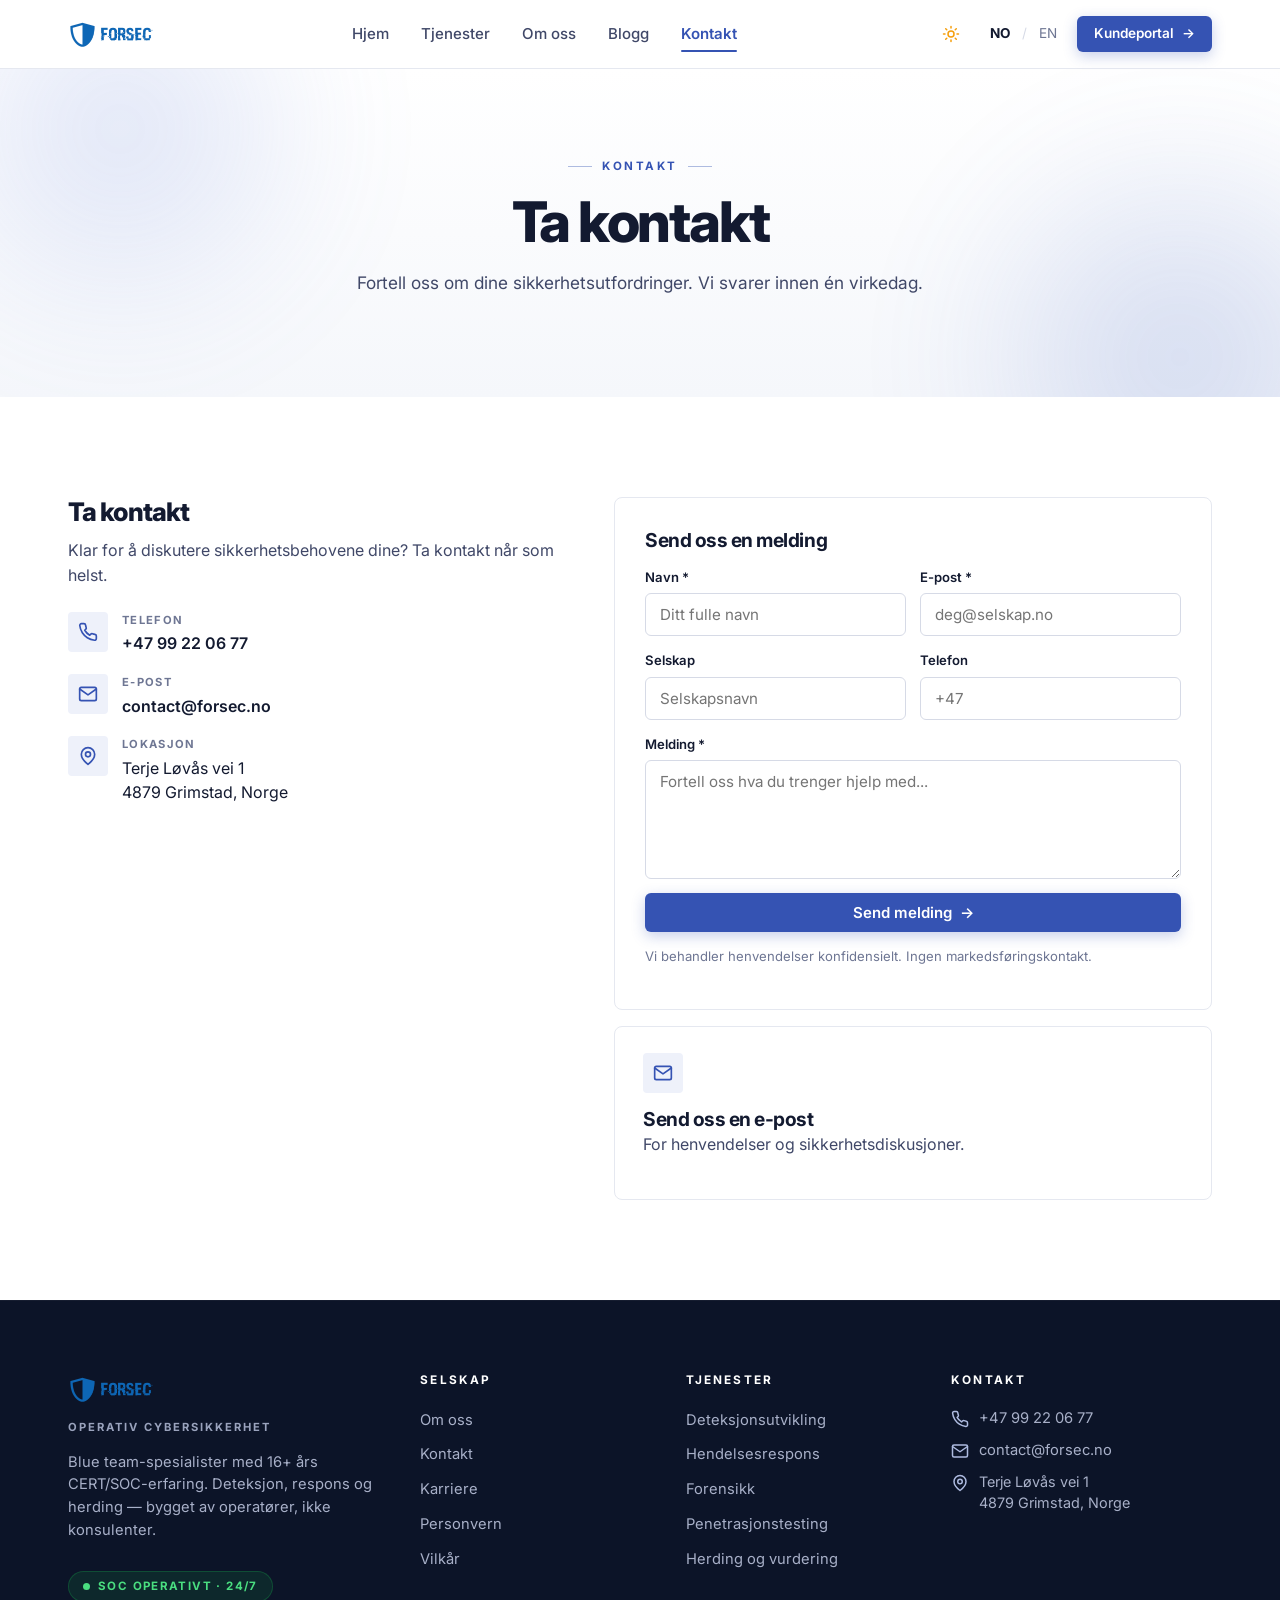
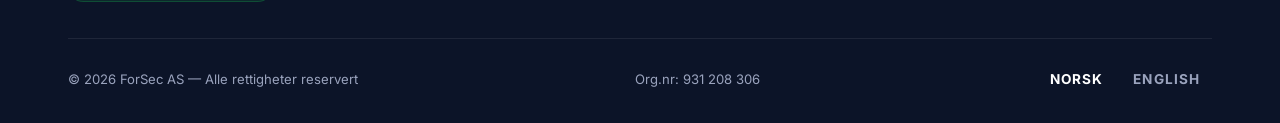
<file: kontakt.html>
<!DOCTYPE html>
<html lang="nb" data-theme="light">
<head>
<meta charset="UTF-8" />
<meta name="viewport" content="width=device-width, initial-scale=1.0" />
<meta name="theme-color" content="#3553b3" />
<meta name="color-scheme" content="light dark" />
<meta name="description" content="Ta kontakt med ForSec — vi svarer innen én virkedag på sikkerhetshenvendelser." />
<title>Kontakt – ForSec</title>
<link rel="canonical" href="https://forsec.no/kontakt.html" />
<link rel="icon" type="image/png" href="favicon.png" />
<link rel="preconnect" href="https://fonts.googleapis.com" />
<link rel="preconnect" href="https://fonts.gstatic.com" crossorigin />
<link href="https://fonts.googleapis.com/css2?family=Inter:wght@400;500;600;700;800&display=swap" rel="stylesheet" />
<link rel="stylesheet" href="styles.css" />
</head>
<body>
<a class="skip-link" href="#main">Hopp til hovedinnhold</a>
<header class="site-header">
  <div class="container header-inner">
    <a class="brand" href="index.html" aria-label="ForSec hjem"><img class="brand-logo" src="forsec-logo.png" alt="ForSec" width="120" height="32" /></a>
    <nav class="main-nav" aria-label="Hovedmeny" data-i18n-aria-label="aria.nav">
      <a href="index.html"     class="nav-link" data-i18n="nav.home">Hjem</a>
      <a href="tjenester.html" class="nav-link" data-i18n="nav.services">Tjenester</a>
      <a href="om-oss.html"    class="nav-link" data-i18n="nav.about">Om oss</a>
      <a href="blogg.html"     class="nav-link" data-i18n="nav.blog">Blogg</a>
      <a href="kontakt.html"   class="nav-link active" data-i18n="nav.contact">Kontakt</a>
    </nav>
    <div class="header-utils">
      <button class="theme-toggle" id="themeToggle" aria-label="Bytt tema" data-i18n-aria-label="aria.theme"><span class="icon-wrap"><svg class="icon icon-sun" viewBox="0 0 24 24" fill="none" stroke="currentColor" stroke-width="2" stroke-linecap="round" stroke-linejoin="round" aria-hidden="true"><circle cx="12" cy="12" r="4"/><path d="M12 2v2M12 20v2M4.93 4.93l1.41 1.41M17.66 17.66l1.41 1.41M2 12h2M20 12h2M4.93 19.07l1.41-1.41M17.66 6.34l1.41-1.41"/></svg><svg class="icon icon-moon" viewBox="0 0 24 24" fill="currentColor" aria-hidden="true"><path d="M20 14.5A8 8 0 0 1 9.5 4a8 8 0 1 0 10.5 10.5Z"/></svg></span></button>
      <div class="lang-toggle" role="group" aria-label="Språk" data-i18n-aria-label="aria.lang"><button class="lang-btn active" data-lang="no">NO</button><span class="lang-sep">/</span><button class="lang-btn" data-lang="en">EN</button></div>
      <button class="btn btn-primary btn-sm" type="button" data-action="login"><span data-i18n="nav.cta">Kundeportal</span> <span class="arrow" aria-hidden="true">→</span></button>
    </div>
  </div>
</header>

<main id="main">

<section class="hero hero-sub" aria-labelledby="kt-hero">
  <div class="container hero-inner">
    <span class="eyebrow" data-i18n="kt.eyebrow">Kontakt</span>
    <h1 class="hero-title" id="kt-hero" data-i18n="kt.title">Ta kontakt</h1>
    <p class="hero-lede" data-i18n="kt.lede">Fortell oss om dine sikkerhetsutfordringer. Vi svarer innen én virkedag.</p>
  </div>
</section>

<section class="section">
  <div class="container">
    <div class="contact-grid">
      <div class="contact-info">
        <h2 data-i18n="kt.info.title">Ta kontakt</h2>
        <p data-i18n="kt.info.lede">Klar for å diskutere sikkerhetsbehovene dine? Ta kontakt når som helst.</p>
        <ul class="info-list">
          <li><span class="info-icon"><svg viewBox="0 0 24 24" fill="none" stroke="currentColor" stroke-width="2" stroke-linecap="round" stroke-linejoin="round"><path d="M22 16.92v3a2 2 0 0 1-2.18 2 19.79 19.79 0 0 1-8.63-3.07 19.5 19.5 0 0 1-6-6 19.79 19.79 0 0 1-3.07-8.67A2 2 0 0 1 4.11 2h3a2 2 0 0 1 2 1.72 12.84 12.84 0 0 0 .7 2.81 2 2 0 0 1-.45 2.11L8.09 9.91a16 16 0 0 0 6 6l1.27-1.27a2 2 0 0 1 2.11-.45 12.84 12.84 0 0 0 2.81.7A2 2 0 0 1 22 16.92z"/></svg></span><div><span class="info-label" data-i18n="kt.phone">Telefon</span><a href="tel:+4799220677">+47 99 22 06 77</a></div></li>
          <li><span class="info-icon"><svg viewBox="0 0 24 24" fill="none" stroke="currentColor" stroke-width="2" stroke-linecap="round" stroke-linejoin="round"><rect x="2" y="4" width="20" height="16" rx="2"/><path d="m2 6 10 7L22 6"/></svg></span><div><span class="info-label" data-i18n="kt.email">E-post</span><a href="mailto:contact@forsec.no">contact@forsec.no</a></div></li>
          <li><span class="info-icon"><svg viewBox="0 0 24 24" fill="none" stroke="currentColor" stroke-width="2" stroke-linecap="round" stroke-linejoin="round"><path d="M20 10c0 6-8 12-8 12s-8-6-8-12a8 8 0 0 1 16 0z"/><circle cx="12" cy="10" r="3"/></svg></span><div><span class="info-label" data-i18n="kt.loc">Lokasjon</span><span data-i18n="kt.addr">Terje Løvås vei 1<br/>4879 Grimstad, Norge</span></div></li>
        </ul>
      </div>
      <div class="contact-cards">
        <form class="contact-form" novalidate>
          <h3 data-i18n="kt.form.title">Send oss en melding</h3>
          <div class="form-row">
            <div class="field"><label for="f-name" data-i18n="kt.f.name">Navn *</label><input id="f-name" name="name" type="text" required autocomplete="name" placeholder="Ditt fulle navn" data-i18n-placeholder="kt.ph.name" /></div>
            <div class="field"><label for="f-email" data-i18n="kt.f.email">E-post *</label><input id="f-email" name="email" type="email" required autocomplete="email" placeholder="deg@selskap.no" data-i18n-placeholder="kt.ph.email" /></div>
          </div>
          <div class="form-row">
            <div class="field"><label for="f-company" data-i18n="kt.f.company">Selskap</label><input id="f-company" name="company" type="text" autocomplete="organization" placeholder="Selskapsnavn" data-i18n-placeholder="kt.ph.company" /></div>
            <div class="field"><label for="f-phone" data-i18n="kt.f.phone">Telefon</label><input id="f-phone" name="phone" type="tel" autocomplete="tel" placeholder="+47" data-i18n-placeholder="kt.ph.phone" /></div>
          </div>
          <div class="field"><label for="f-msg" data-i18n="kt.f.msg">Melding *</label><textarea id="f-msg" name="message" rows="5" required placeholder="Fortell oss hva du trenger hjelp med..." data-i18n-placeholder="kt.ph.msg"></textarea></div>
          <button class="btn btn-primary" type="submit"><span data-i18n="kt.f.send">Send melding</span> <span class="arrow" aria-hidden="true">→</span></button>
          <p class="form-note" data-i18n="kt.f.note">Vi behandler henvendelser konfidensielt. Ingen markedsføringskontakt.</p>
        </form>
        <a class="contact-card link-card" href="mailto:contact@forsec.no">
          <div class="cc-icon"><svg viewBox="0 0 24 24" fill="none" stroke="currentColor" stroke-width="2" stroke-linecap="round" stroke-linejoin="round"><rect x="2" y="4" width="20" height="16" rx="2"/><path d="m2 6 10 7L22 6"/></svg></div>
          <h3 data-i18n="kt.mail.title">Send oss en e-post</h3>
          <p data-i18n="kt.mail.body">For henvendelser og sikkerhetsdiskusjoner.</p>
        </a>
      </div>
    </div>
  </div>
</section>

</main>

<footer class="site-footer">
  <div class="container">
    <div class="footer-grid">
      <div class="footer-brand"><a class="brand" href="index.html"><img class="brand-logo" src="forsec-logo.png" alt="ForSec" width="120" height="32" /></a><span class="footer-tag" data-i18n="footer.tag">Operativ cybersikkerhet</span><p data-i18n="footer.body">Blue team-spesialister med 16+ års CERT/SOC-erfaring. Deteksjon, respons og herding — bygget av operatører, ikke konsulenter.</p><div class="status-pill"><span class="dot" aria-hidden="true"></span><span data-i18n="footer.status">SOC operativt · 24/7</span></div></div>
      <div class="footer-col"><h4 data-i18n="footer.h1">Selskap</h4><ul><li><a href="om-oss.html" data-i18n="footer.about">Om oss</a></li><li><a href="kontakt.html" data-i18n="footer.contact">Kontakt</a></li><li><a href="kontakt.html" data-i18n="footer.career">Karriere</a></li><li><a href="#" data-i18n="footer.privacy">Personvern</a></li><li><a href="#" data-i18n="footer.terms">Vilkår</a></li></ul></div>
      <div class="footer-col"><h4 data-i18n="footer.h2">Tjenester</h4><ul><li><a href="tjenester.html" data-i18n="footer.s1">Deteksjonsutvikling</a></li><li><a href="tjenester.html" data-i18n="footer.s2">Hendelsesrespons</a></li><li><a href="tjenester.html" data-i18n="footer.s3">Forensikk</a></li><li><a href="tjenester.html" data-i18n="footer.s4">Penetrasjonstesting</a></li><li><a href="tjenester.html" data-i18n="footer.s5">Herding og vurdering</a></li></ul></div>
      <div class="footer-col"><h4 data-i18n="footer.h3">Kontakt</h4><ul class="contact-list">
        <li><span class="ci" aria-hidden="true"><svg viewBox="0 0 24 24" fill="none" stroke="currentColor" stroke-width="2" stroke-linecap="round" stroke-linejoin="round"><path d="M22 16.92v3a2 2 0 0 1-2.18 2 19.79 19.79 0 0 1-8.63-3.07 19.5 19.5 0 0 1-6-6 19.79 19.79 0 0 1-3.07-8.67A2 2 0 0 1 4.11 2h3a2 2 0 0 1 2 1.72 12.84 12.84 0 0 0 .7 2.81 2 2 0 0 1-.45 2.11L8.09 9.91a16 16 0 0 0 6 6l1.27-1.27a2 2 0 0 1 2.11-.45 12.84 12.84 0 0 0 2.81.7A2 2 0 0 1 22 16.92z"/></svg></span><a href="tel:+4799220677">+47 99 22 06 77</a></li>
        <li><span class="ci" aria-hidden="true"><svg viewBox="0 0 24 24" width="18" height="14" fill="none" stroke="currentColor" stroke-width="2" stroke-linecap="round" stroke-linejoin="round"><rect x="2" y="4" width="20" height="16" rx="2"/><path d="m2 6 10 7L22 6"/></svg></span><a href="mailto:contact@forsec.no">contact@forsec.no</a></li>
        <li><span class="ci" aria-hidden="true"><svg viewBox="0 0 24 24" fill="none" stroke="currentColor" stroke-width="2" stroke-linecap="round" stroke-linejoin="round"><path d="M20 10c0 6-8 12-8 12s-8-6-8-12a8 8 0 0 1 16 0z"/><circle cx="12" cy="10" r="3"/></svg></span><span data-i18n="footer.addr">Terje Løvås vei 1<br/>4879 Grimstad, Norge</span></li>
      </ul></div>
    </div>
    <div class="footer-bottom"><span data-i18n="footer.copy">© 2026 ForSec AS — Alle rettigheter reservert</span><span data-i18n="footer.orgnr">Org.nr: 931 208 306</span><div class="footer-lang"><button class="lang-btn active" data-lang="no" data-i18n="footer.lang.no">NORSK</button><button class="lang-btn" data-lang="en" data-i18n="footer.lang.en">ENGLISH</button></div></div>
  </div>
</footer>

<script src="script.js"></script>
</body>
</html>
</file>
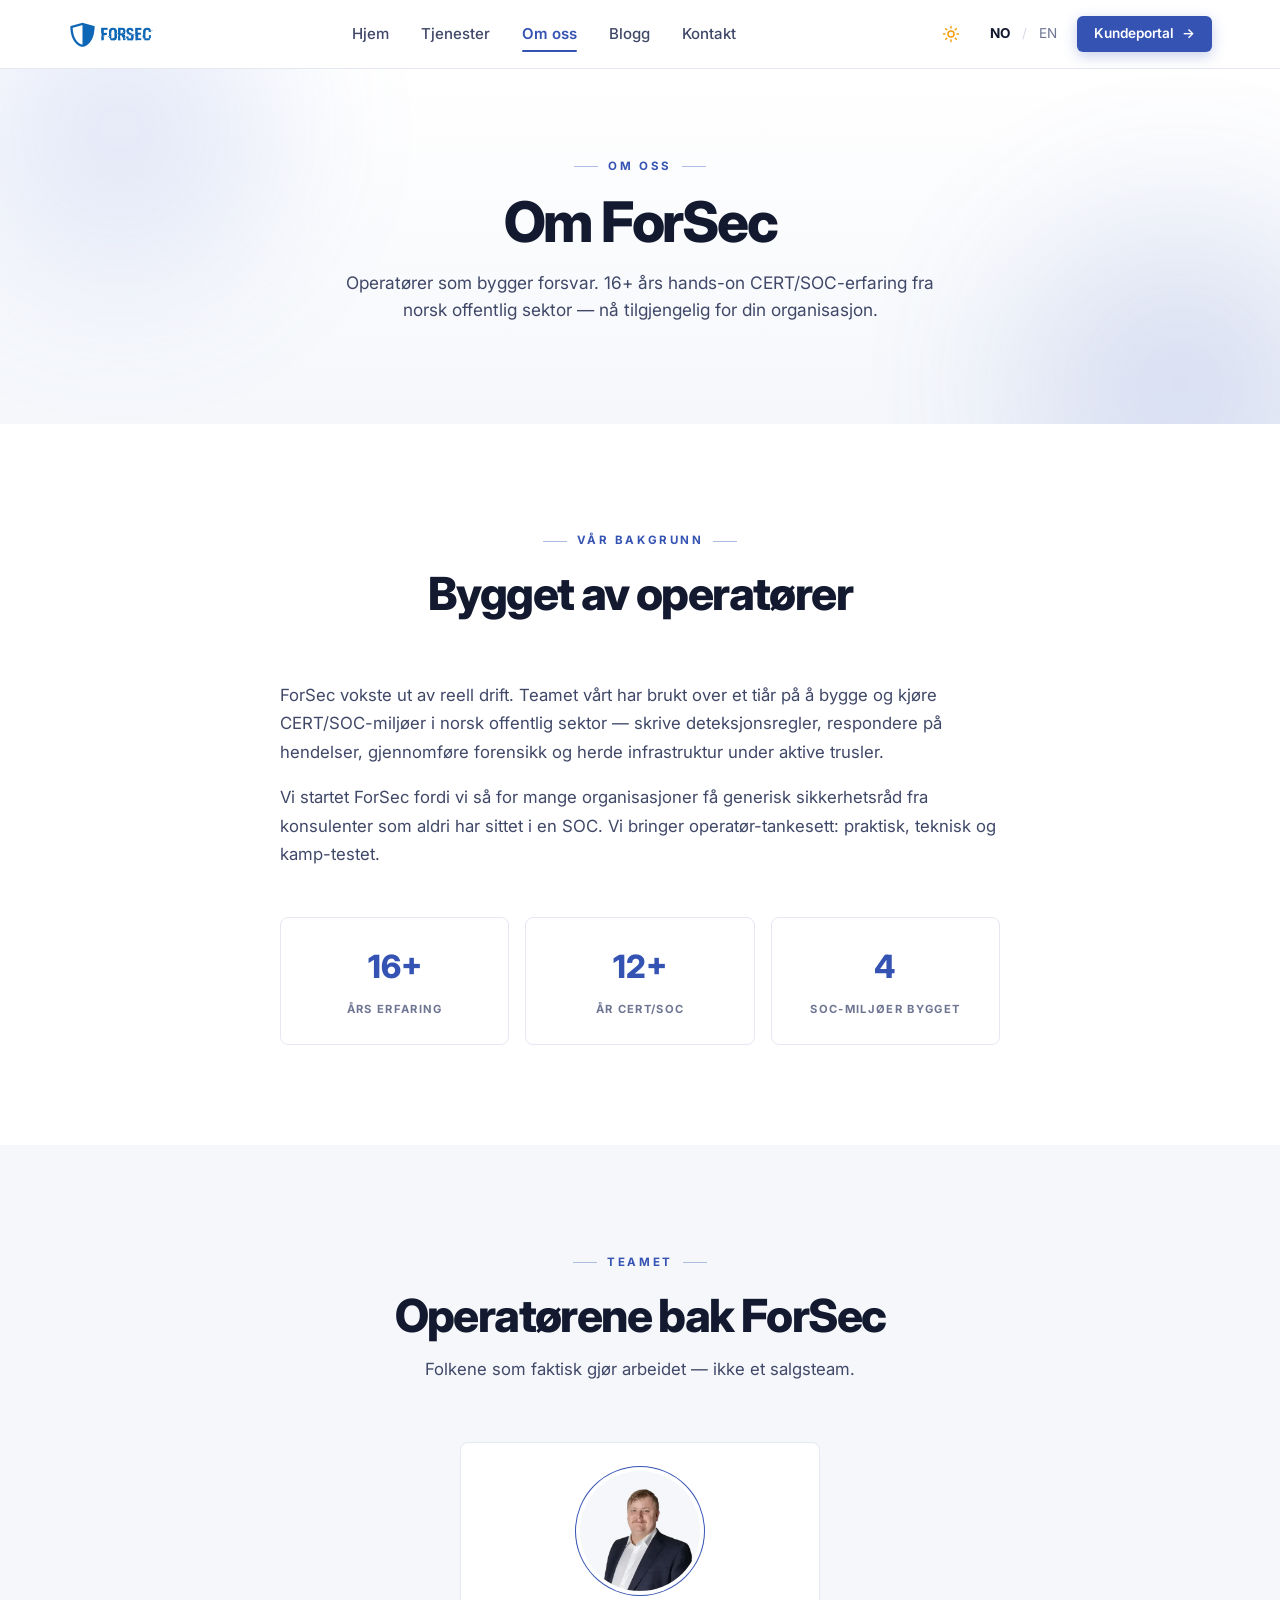
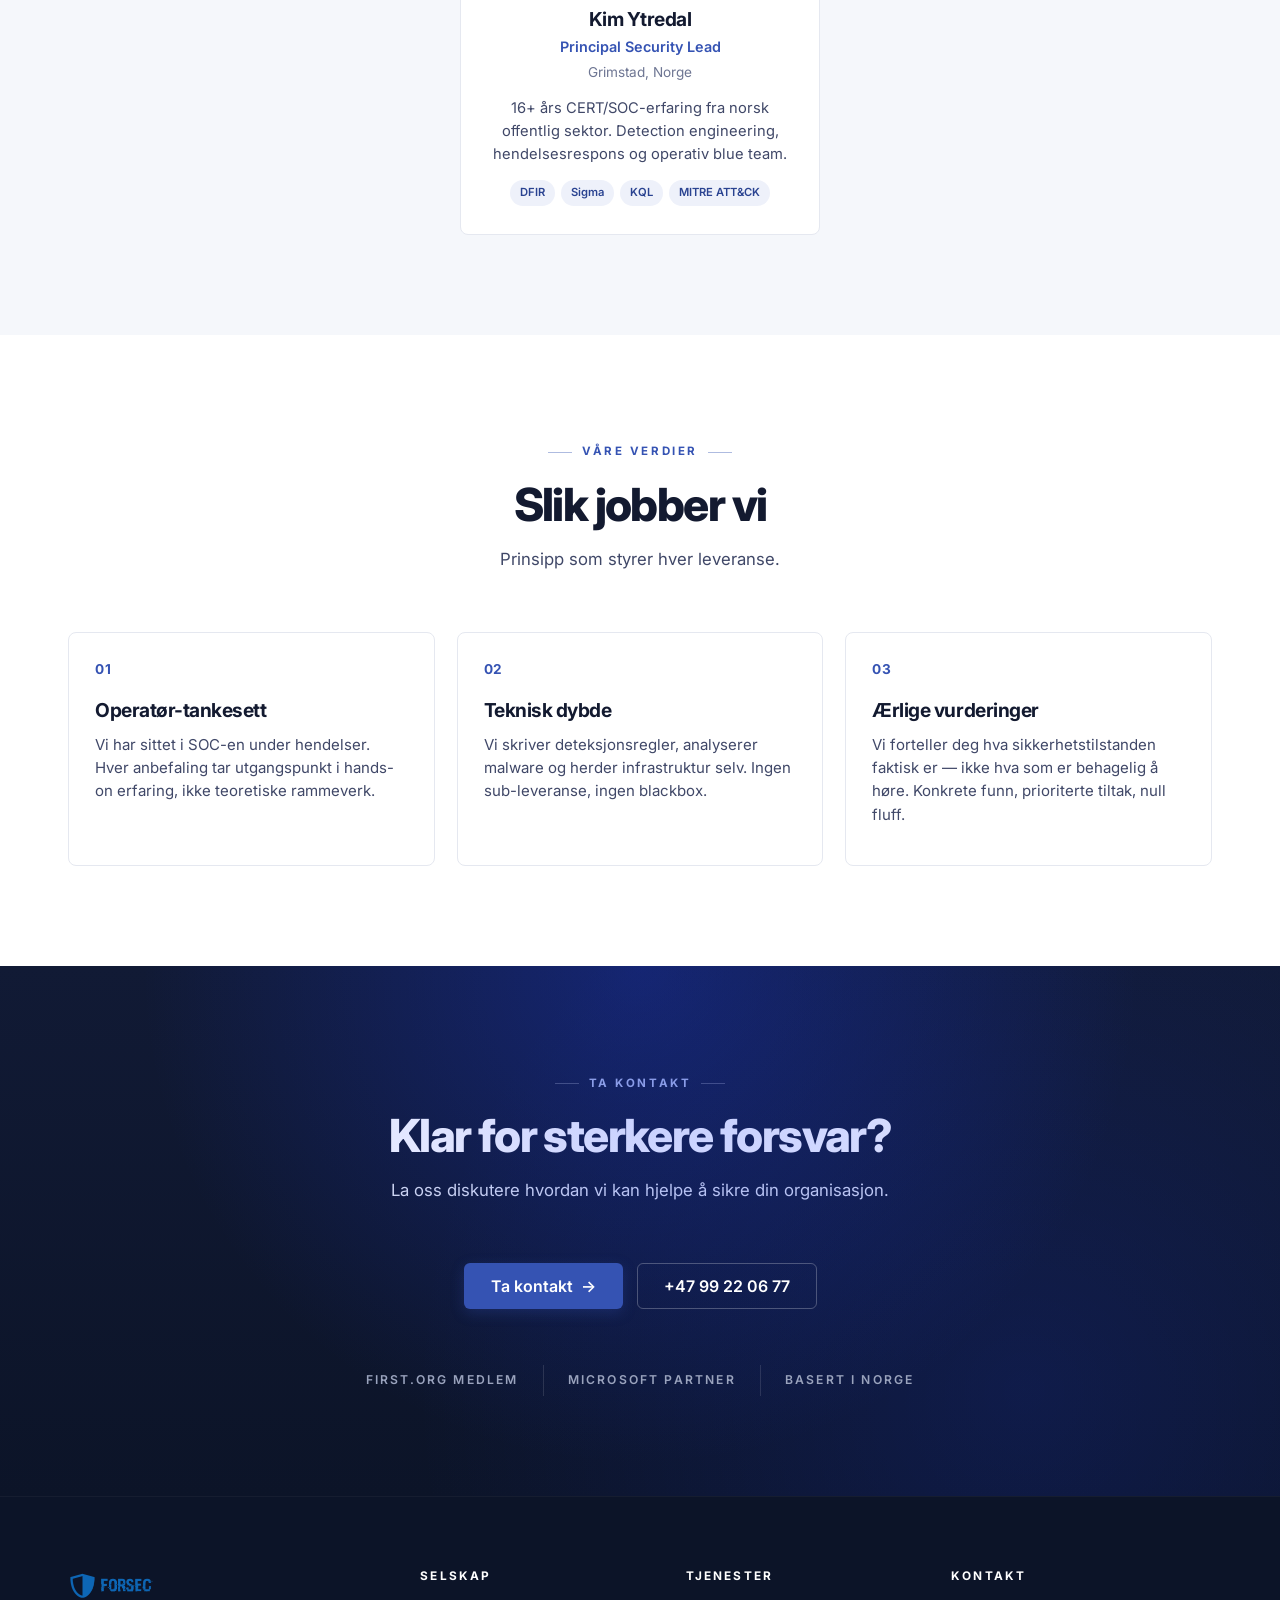
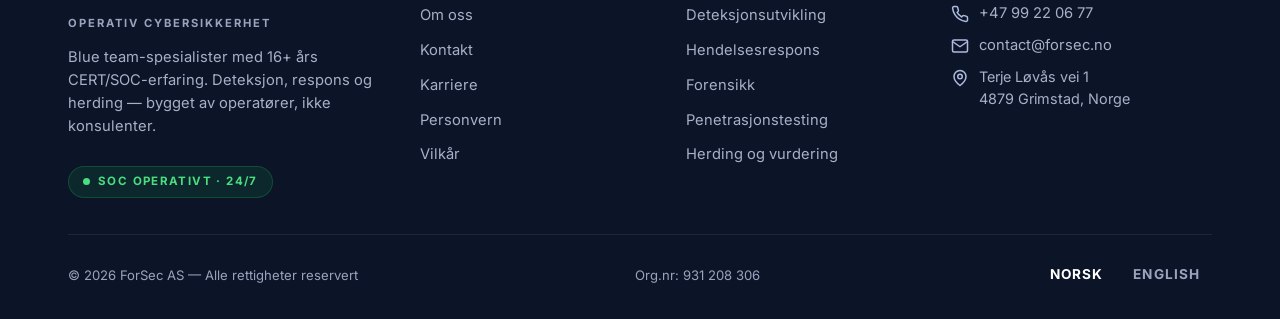
<file: om-oss.html>
<!DOCTYPE html>
<html lang="nb" data-theme="light">
<head>
<meta charset="UTF-8" />
<meta name="viewport" content="width=device-width, initial-scale=1.0" />
<meta name="theme-color" content="#3553b3" />
<meta name="color-scheme" content="light dark" />
<meta name="description" content="Om ForSec — operatører med 16+ års hands-on CERT/SOC-erfaring fra norsk offentlig sektor." />
<title>Om oss – ForSec</title>
<link rel="canonical" href="https://forsec.no/om-oss.html" />
<link rel="icon" type="image/png" href="favicon.png" />
<link rel="preconnect" href="https://fonts.googleapis.com" />
<link rel="preconnect" href="https://fonts.gstatic.com" crossorigin />
<link href="https://fonts.googleapis.com/css2?family=Inter:wght@400;500;600;700;800&display=swap" rel="stylesheet" />
<link rel="stylesheet" href="styles.css" />
</head>
<body>
<a class="skip-link" href="#main">Hopp til hovedinnhold</a>
<header class="site-header">
  <div class="container header-inner">
    <a class="brand" href="index.html" aria-label="ForSec hjem"><img class="brand-logo" src="forsec-logo.png" alt="ForSec" width="120" height="32" /></a>
    <nav class="main-nav" aria-label="Hovedmeny" data-i18n-aria-label="aria.nav">
      <a href="index.html"     class="nav-link" data-i18n="nav.home">Hjem</a>
      <a href="tjenester.html" class="nav-link" data-i18n="nav.services">Tjenester</a>
      <a href="om-oss.html"    class="nav-link active" data-i18n="nav.about">Om oss</a>
      <a href="blogg.html"     class="nav-link" data-i18n="nav.blog">Blogg</a>
      <a href="kontakt.html"   class="nav-link" data-i18n="nav.contact">Kontakt</a>
    </nav>
    <div class="header-utils">
      <button class="theme-toggle" id="themeToggle" aria-label="Bytt tema" data-i18n-aria-label="aria.theme"><span class="icon-wrap"><svg class="icon icon-sun" viewBox="0 0 24 24" fill="none" stroke="currentColor" stroke-width="2" stroke-linecap="round" stroke-linejoin="round" aria-hidden="true"><circle cx="12" cy="12" r="4"/><path d="M12 2v2M12 20v2M4.93 4.93l1.41 1.41M17.66 17.66l1.41 1.41M2 12h2M20 12h2M4.93 19.07l1.41-1.41M17.66 6.34l1.41-1.41"/></svg><svg class="icon icon-moon" viewBox="0 0 24 24" fill="currentColor" aria-hidden="true"><path d="M20 14.5A8 8 0 0 1 9.5 4a8 8 0 1 0 10.5 10.5Z"/></svg></span></button>
      <div class="lang-toggle" role="group" aria-label="Språk" data-i18n-aria-label="aria.lang"><button class="lang-btn active" data-lang="no">NO</button><span class="lang-sep">/</span><button class="lang-btn" data-lang="en">EN</button></div>
      <button class="btn btn-primary btn-sm" type="button" data-action="login"><span data-i18n="nav.cta">Kundeportal</span> <span class="arrow" aria-hidden="true">→</span></button>
    </div>
  </div>
</header>

<main id="main">

<section class="hero hero-sub" aria-labelledby="om-hero">
  <div class="container hero-inner">
    <span class="eyebrow" data-i18n="om.eyebrow">Om oss</span>
    <h1 class="hero-title" id="om-hero" data-i18n="om.title">Om ForSec</h1>
    <p class="hero-lede" data-i18n="om.lede">Operatører som bygger forsvar. 16+ års hands-on CERT/SOC-erfaring fra norsk offentlig sektor — nå tilgjengelig for din organisasjon.</p>
  </div>
</section>

<section class="section">
  <div class="container">
    <div class="section-head"><span class="eyebrow" data-i18n="om.bg.eyebrow">Vår bakgrunn</span><h2 data-i18n="om.bg.title">Bygget av operatører</h2></div>
    <div class="prose">
      <p data-i18n="om.bg.p1">ForSec vokste ut av reell drift. Teamet vårt har brukt over et tiår på å bygge og kjøre CERT/SOC-miljøer i norsk offentlig sektor — skrive deteksjonsregler, respondere på hendelser, gjennomføre forensikk og herde infrastruktur under aktive trusler.</p>
      <p data-i18n="om.bg.p2">Vi startet ForSec fordi vi så for mange organisasjoner få generisk sikkerhetsråd fra konsulenter som aldri har sittet i en SOC. Vi bringer operatør-tankesett: praktisk, teknisk og kamp-testet.</p>
    </div>
    <ul class="om-stats">
      <li class="stat-pill reveal"><strong>16+</strong><span data-i18n="om.stat1">Års erfaring</span></li>
      <li class="stat-pill reveal"><strong>12+</strong><span data-i18n="om.stat2">År CERT/SOC</span></li>
      <li class="stat-pill reveal"><strong>4</strong><span data-i18n="om.stat3">SOC-miljøer bygget</span></li>
    </ul>
  </div>
</section>

<section class="section section-tint" aria-labelledby="team-title">
  <div class="container">
    <div class="section-head"><span class="eyebrow" data-i18n="om.team.eyebrow">Teamet</span><h2 id="team-title" data-i18n="om.team.title">Operatørene bak ForSec</h2><p class="lede" data-i18n="om.team.lede">Folkene som faktisk gjør arbeidet — ikke et salgsteam.</p></div>
    <div class="team-grid">
      <article class="team-card reveal">
        <div class="team-photo"><img src="kim.webp" alt="Kim Ytredal" width="120" height="120" loading="lazy" /></div>
        <h3>Kim Ytredal</h3>
        <p class="team-role" data-i18n="om.team.kim.role">Principal Security Lead</p>
        <p class="team-loc">Grimstad, Norge</p>
        <p class="team-bio" data-i18n="om.team.kim.bio">16+ års CERT/SOC-erfaring fra norsk offentlig sektor. Detection engineering, hendelsesrespons og operativ blue team.</p>
        <ul class="team-tags"><li>DFIR</li><li>Sigma</li><li>KQL</li><li>MITRE ATT&amp;CK</li></ul>
      </article>
    </div>
  </div>
</section>

<section class="section" aria-labelledby="val-title">
  <div class="container">
    <div class="section-head"><span class="eyebrow" data-i18n="om.val.eyebrow">Våre verdier</span><h2 id="val-title" data-i18n="om.val.title">Slik jobber vi</h2><p class="lede" data-i18n="om.val.lede">Prinsipp som styrer hver leveranse.</p></div>
    <div class="grid grid-3">
      <article class="card reveal"><div class="card-head"><span class="card-num">01</span></div><h3 data-i18n="om.val.v1.title">Operatør-tankesett</h3><p data-i18n="om.val.v1.body">Vi har sittet i SOC-en under hendelser. Hver anbefaling tar utgangspunkt i hands-on erfaring, ikke teoretiske rammeverk.</p></article>
      <article class="card reveal"><div class="card-head"><span class="card-num">02</span></div><h3 data-i18n="om.val.v2.title">Teknisk dybde</h3><p data-i18n="om.val.v2.body">Vi skriver deteksjonsregler, analyserer malware og herder infrastruktur selv. Ingen sub-leveranse, ingen blackbox.</p></article>
      <article class="card reveal"><div class="card-head"><span class="card-num">03</span></div><h3 data-i18n="om.val.v3.title">Ærlige vurderinger</h3><p data-i18n="om.val.v3.body">Vi forteller deg hva sikkerhetstilstanden faktisk er — ikke hva som er behagelig å høre. Konkrete funn, prioriterte tiltak, null fluff.</p></article>
    </div>
  </div>
</section>

<section class="cta-section">
  <div class="container">
    <div class="section-head"><span class="eyebrow light" data-i18n="cta.eyebrow">Ta kontakt</span><h2 class="light" data-i18n="cta.title">Klar for sterkere forsvar?</h2><p class="lede light" data-i18n="cta.lede">La oss diskutere hvordan vi kan hjelpe å sikre din organisasjon.</p></div>
    <div class="cta-actions"><a class="btn btn-primary btn-lg" href="kontakt.html"><span data-i18n="cta.btn1">Ta kontakt</span> <span class="arrow" aria-hidden="true">→</span></a><a class="btn btn-outline-light btn-lg" href="tel:+4799220677" aria-label="Ring +47 99 22 06 77">+47 99 22 06 77</a></div>
    <ul class="trust-row"><li data-i18n="cta.t1">FIRST.org medlem</li><li data-i18n="cta.t2">Microsoft partner</li><li data-i18n="cta.t3">Basert i Norge</li></ul>
  </div>
</section>

</main>

<footer class="site-footer">
  <div class="container">
    <div class="footer-grid">
      <div class="footer-brand"><a class="brand" href="index.html"><img class="brand-logo" src="forsec-logo.png" alt="ForSec" width="120" height="32" /></a><span class="footer-tag" data-i18n="footer.tag">Operativ cybersikkerhet</span><p data-i18n="footer.body">Blue team-spesialister med 16+ års CERT/SOC-erfaring. Deteksjon, respons og herding — bygget av operatører, ikke konsulenter.</p><div class="status-pill"><span class="dot" aria-hidden="true"></span><span data-i18n="footer.status">SOC operativt · 24/7</span></div></div>
      <div class="footer-col"><h4 data-i18n="footer.h1">Selskap</h4><ul><li><a href="om-oss.html" data-i18n="footer.about">Om oss</a></li><li><a href="kontakt.html" data-i18n="footer.contact">Kontakt</a></li><li><a href="kontakt.html" data-i18n="footer.career">Karriere</a></li><li><a href="#" data-i18n="footer.privacy">Personvern</a></li><li><a href="#" data-i18n="footer.terms">Vilkår</a></li></ul></div>
      <div class="footer-col"><h4 data-i18n="footer.h2">Tjenester</h4><ul><li><a href="tjenester.html" data-i18n="footer.s1">Deteksjonsutvikling</a></li><li><a href="tjenester.html" data-i18n="footer.s2">Hendelsesrespons</a></li><li><a href="tjenester.html" data-i18n="footer.s3">Forensikk</a></li><li><a href="tjenester.html" data-i18n="footer.s4">Penetrasjonstesting</a></li><li><a href="tjenester.html" data-i18n="footer.s5">Herding og vurdering</a></li></ul></div>
      <div class="footer-col"><h4 data-i18n="footer.h3">Kontakt</h4><ul class="contact-list">
        <li><span class="ci" aria-hidden="true"><svg viewBox="0 0 24 24" fill="none" stroke="currentColor" stroke-width="2" stroke-linecap="round" stroke-linejoin="round"><path d="M22 16.92v3a2 2 0 0 1-2.18 2 19.79 19.79 0 0 1-8.63-3.07 19.5 19.5 0 0 1-6-6 19.79 19.79 0 0 1-3.07-8.67A2 2 0 0 1 4.11 2h3a2 2 0 0 1 2 1.72 12.84 12.84 0 0 0 .7 2.81 2 2 0 0 1-.45 2.11L8.09 9.91a16 16 0 0 0 6 6l1.27-1.27a2 2 0 0 1 2.11-.45 12.84 12.84 0 0 0 2.81.7A2 2 0 0 1 22 16.92z"/></svg></span><a href="tel:+4799220677">+47 99 22 06 77</a></li>
        <li><span class="ci" aria-hidden="true"><svg viewBox="0 0 24 24" width="18" height="14" fill="none" stroke="currentColor" stroke-width="2" stroke-linecap="round" stroke-linejoin="round"><rect x="2" y="4" width="20" height="16" rx="2"/><path d="m2 6 10 7L22 6"/></svg></span><a href="mailto:contact@forsec.no">contact@forsec.no</a></li>
        <li><span class="ci" aria-hidden="true"><svg viewBox="0 0 24 24" fill="none" stroke="currentColor" stroke-width="2" stroke-linecap="round" stroke-linejoin="round"><path d="M20 10c0 6-8 12-8 12s-8-6-8-12a8 8 0 0 1 16 0z"/><circle cx="12" cy="10" r="3"/></svg></span><span data-i18n="footer.addr">Terje Løvås vei 1<br/>4879 Grimstad, Norge</span></li>
      </ul></div>
    </div>
    <div class="footer-bottom"><span data-i18n="footer.copy">© 2026 ForSec AS — Alle rettigheter reservert</span><span data-i18n="footer.orgnr">Org.nr: 931 208 306</span><div class="footer-lang"><button class="lang-btn active" data-lang="no" data-i18n="footer.lang.no">NORSK</button><button class="lang-btn" data-lang="en" data-i18n="footer.lang.en">ENGLISH</button></div></div>
  </div>
</footer>

<script src="script.js"></script>
</body>
</html>
</file>
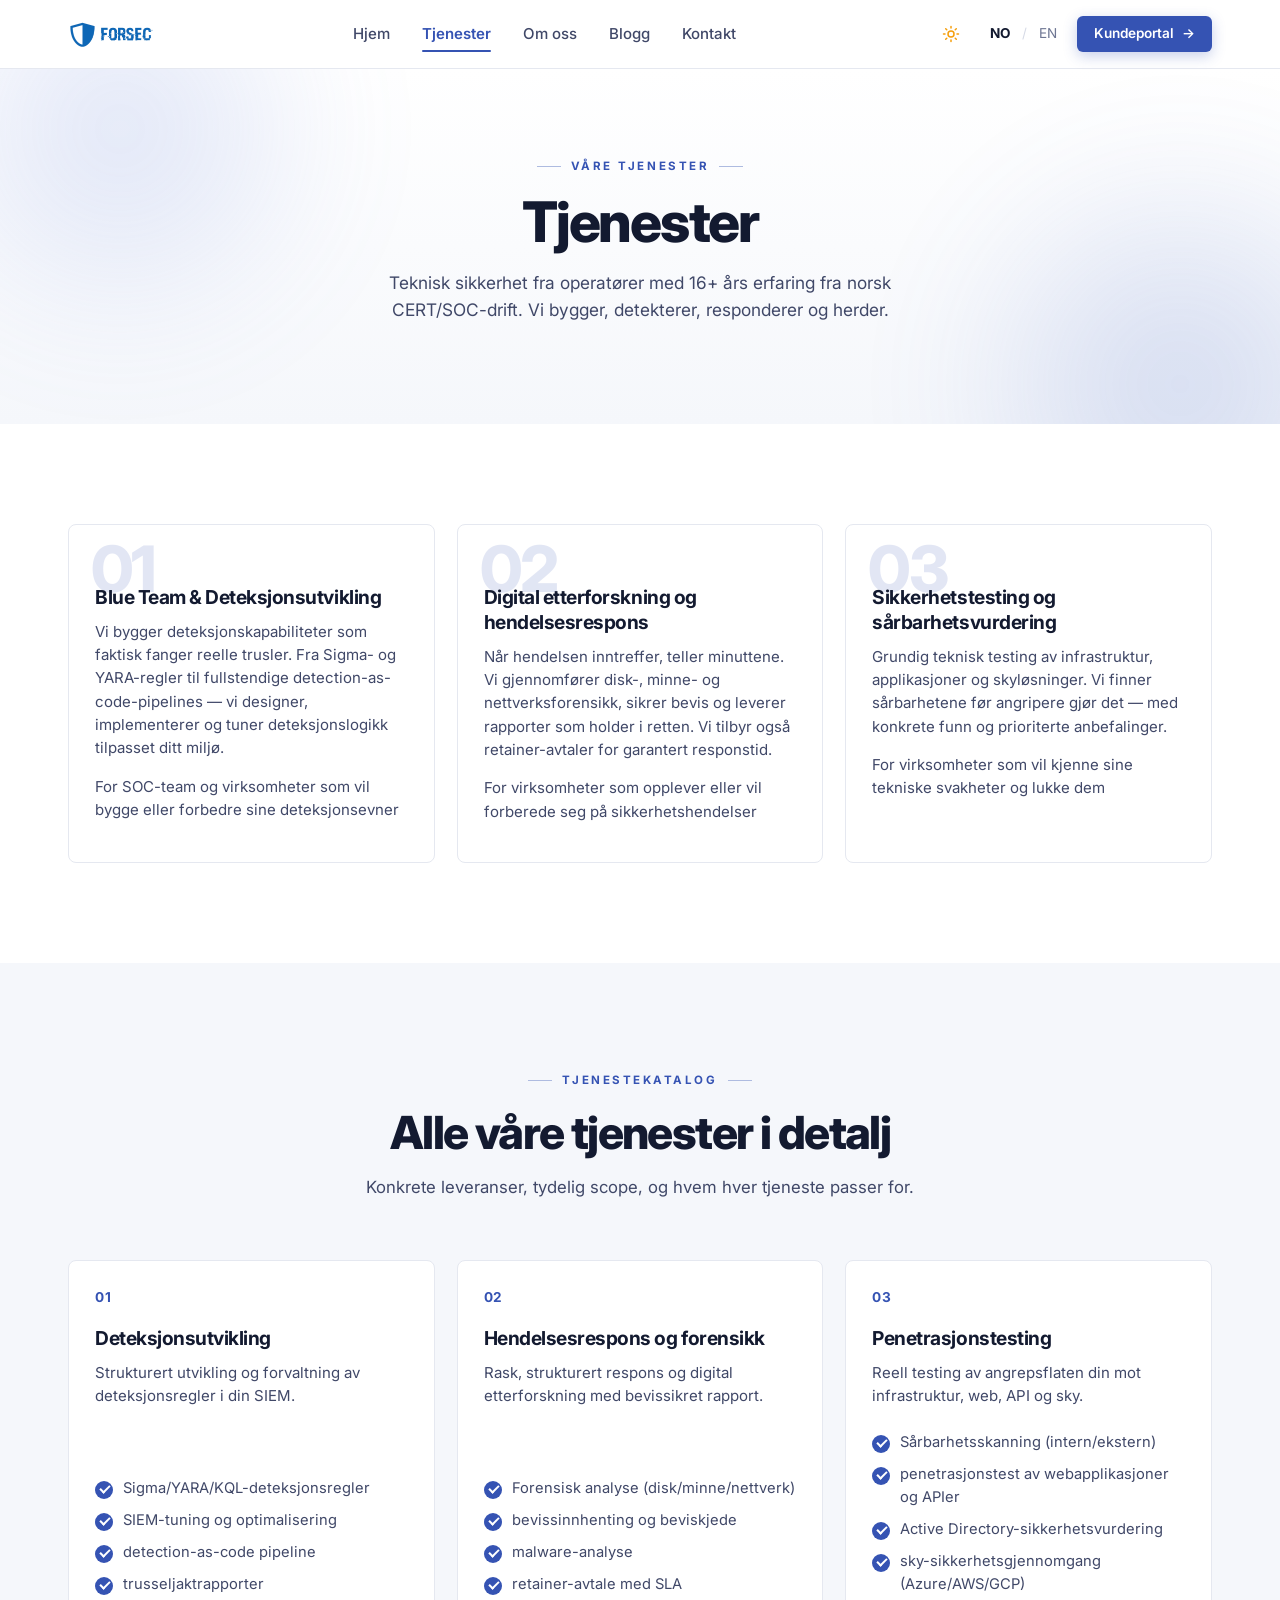
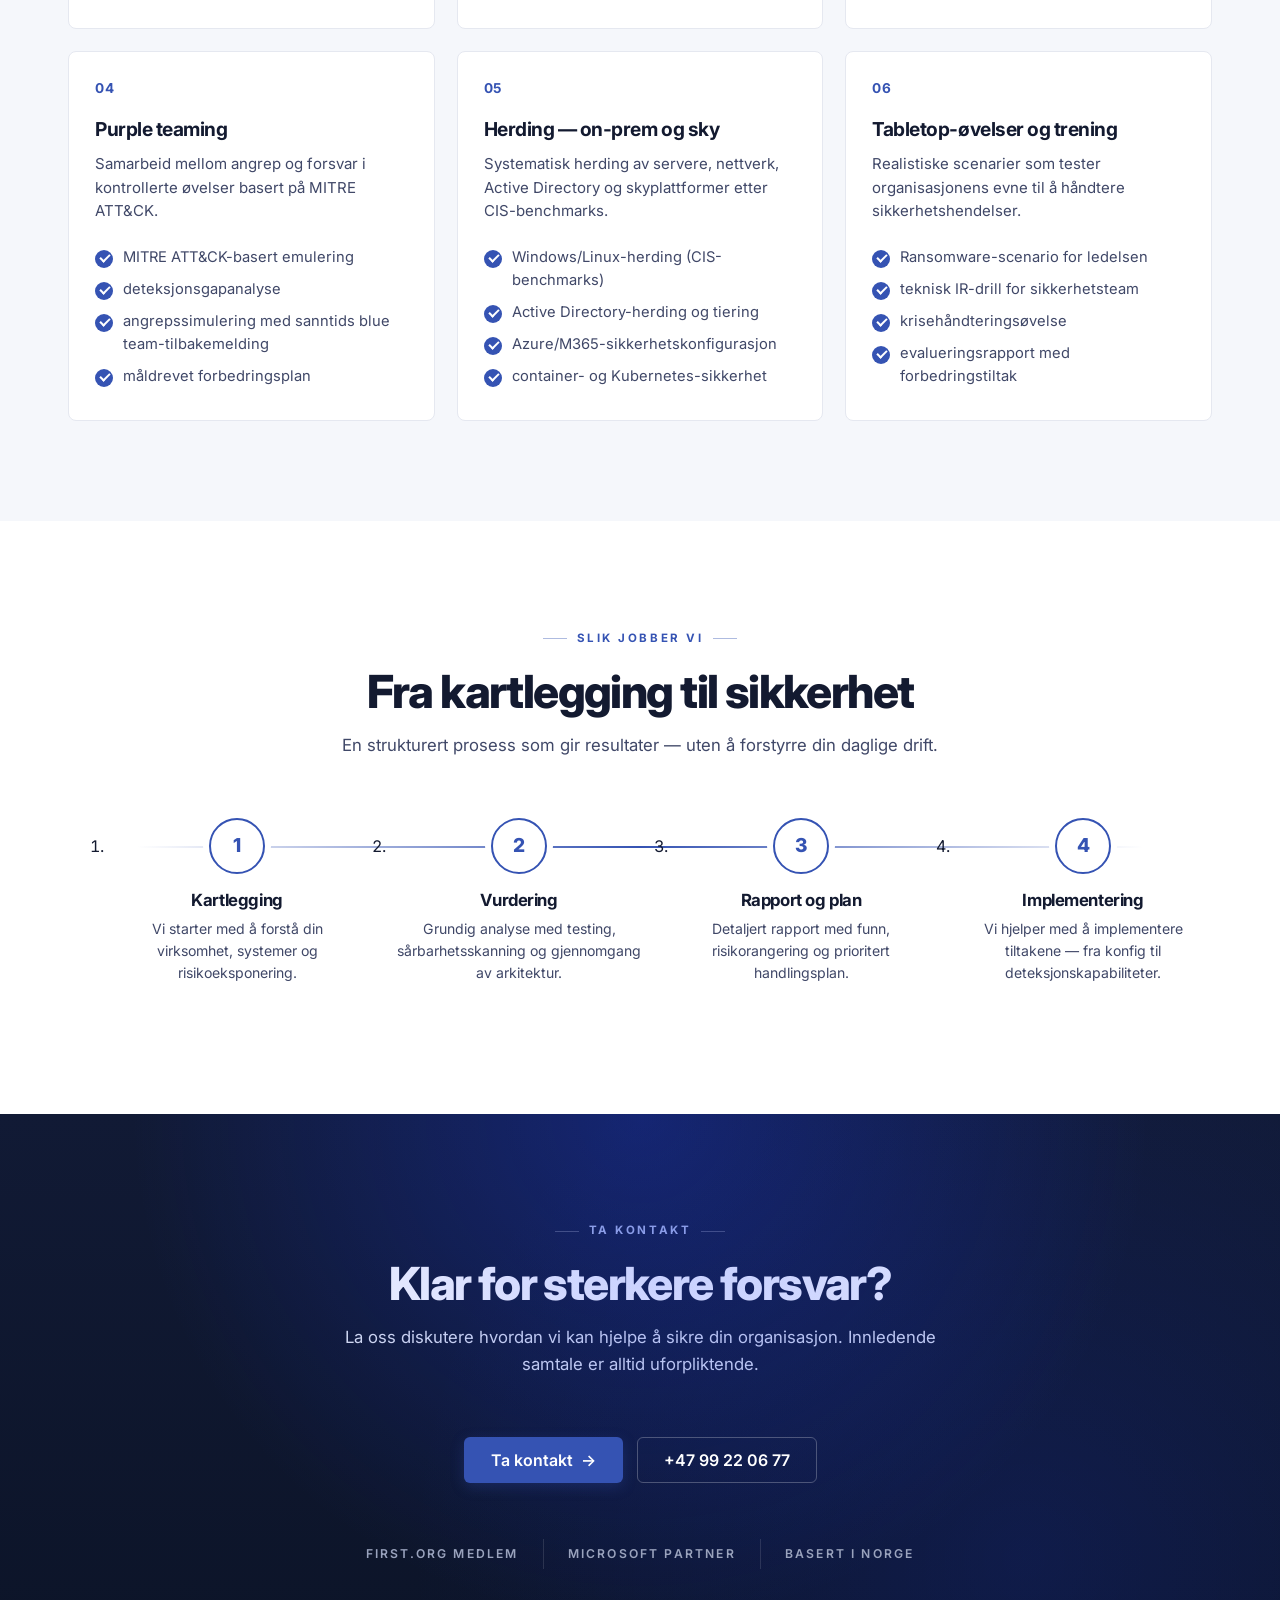
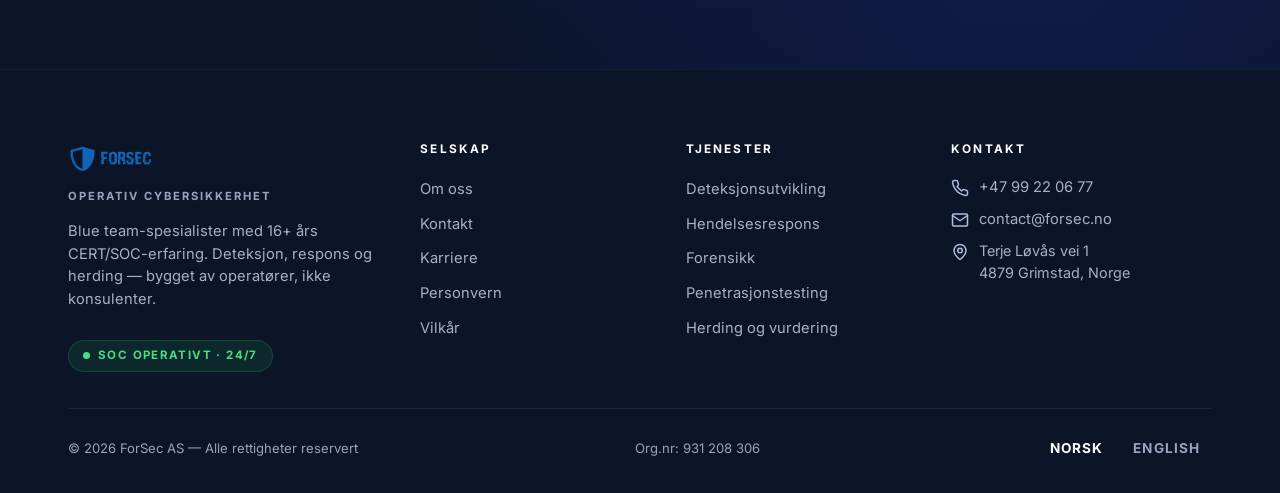
<file: tjenester.html>
<!DOCTYPE html>
<html lang="nb" data-theme="light">
<head>
<meta charset="UTF-8" />
<meta name="viewport" content="width=device-width, initial-scale=1.0" />
<meta name="theme-color" content="#3553b3" />
<meta name="color-scheme" content="light dark" />
<meta name="robots" content="index, follow" />
<meta name="description" content="ForSec sine sikkerhetstjenester — deteksjonsutvikling, hendelsesrespons, forensikk, penetrasjonstesting, purple teaming, herding og tabletop-øvelser." />
<title>Tjenester – ForSec</title>
<link rel="canonical" href="https://forsec.no/tjenester.html" />
<link rel="icon" type="image/png" href="favicon.png" />
<link rel="preconnect" href="https://fonts.googleapis.com" />
<link rel="preconnect" href="https://fonts.gstatic.com" crossorigin />
<link href="https://fonts.googleapis.com/css2?family=Inter:wght@400;500;600;700;800&display=swap" rel="stylesheet" />
<link rel="stylesheet" href="styles.css" />
</head>
<body>

<a class="skip-link" href="#main">Hopp til hovedinnhold</a>

<header class="site-header">
  <div class="container header-inner">
    <a class="brand" href="index.html" aria-label="ForSec hjem"><img class="brand-logo" src="forsec-logo.png" alt="ForSec" width="120" height="32" /></a>
    <nav class="main-nav" aria-label="Hovedmeny" data-i18n-aria-label="aria.nav">
      <a href="index.html"     class="nav-link" data-i18n="nav.home">Hjem</a>
      <a href="tjenester.html" class="nav-link active" data-i18n="nav.services">Tjenester</a>
      <a href="om-oss.html"    class="nav-link" data-i18n="nav.about">Om oss</a>
      <a href="blogg.html"     class="nav-link" data-i18n="nav.blog">Blogg</a>
      <a href="kontakt.html"   class="nav-link" data-i18n="nav.contact">Kontakt</a>
    </nav>
    <div class="header-utils">
      <button class="theme-toggle" id="themeToggle" aria-label="Bytt tema" data-i18n-aria-label="aria.theme">
        <span class="icon-wrap">
          <svg class="icon icon-sun" viewBox="0 0 24 24" fill="none" stroke="currentColor" stroke-width="2" stroke-linecap="round" stroke-linejoin="round" aria-hidden="true"><circle cx="12" cy="12" r="4"/><path d="M12 2v2M12 20v2M4.93 4.93l1.41 1.41M17.66 17.66l1.41 1.41M2 12h2M20 12h2M4.93 19.07l1.41-1.41M17.66 6.34l1.41-1.41"/></svg>
          <svg class="icon icon-moon" viewBox="0 0 24 24" fill="currentColor" aria-hidden="true"><path d="M20 14.5A8 8 0 0 1 9.5 4a8 8 0 1 0 10.5 10.5Z"/></svg>
        </span>
      </button>
      <div class="lang-toggle" role="group" aria-label="Språk" data-i18n-aria-label="aria.lang">
        <button class="lang-btn active" data-lang="no">NO</button><span class="lang-sep">/</span><button class="lang-btn" data-lang="en">EN</button>
      </div>
      <button class="btn btn-primary btn-sm" type="button" data-action="login"><span data-i18n="nav.cta">Kundeportal</span> <span class="arrow" aria-hidden="true">→</span></button>
    </div>
  </div>
</header>

<main id="main">

<section class="hero hero-sub" aria-labelledby="svc-hero">
  <div class="container hero-inner">
    <span class="eyebrow" data-i18n="svc.eyebrow">Våre tjenester</span>
    <h1 class="hero-title" id="svc-hero" data-i18n="svc.title">Tjenester</h1>
    <p class="hero-lede" data-i18n="svc.lede">Teknisk sikkerhet fra operatører med 16+ års erfaring fra norsk CERT/SOC-drift. Vi bygger, detekterer, responderer og herder.</p>
  </div>
</section>

<section class="section">
  <div class="container">
    <div class="grid grid-3">
      <article class="card pillar reveal">
        <span class="card-num-big" aria-hidden="true">01</span>
        <h3 data-i18n="svc.p1.title">Blue Team & Deteksjonsutvikling</h3>
        <p data-i18n="svc.p1.body">Vi bygger deteksjonskapabiliteter som faktisk fanger reelle trusler. Fra Sigma- og YARA-regler til fullstendige detection-as-code-pipelines — vi designer, implementerer og tuner deteksjonslogikk tilpasset ditt miljø.</p>
        <p class="form-note" data-i18n="svc.p1.target">For SOC-team og virksomheter som vil bygge eller forbedre sine deteksjonsevner</p>
      </article>
      <article class="card pillar reveal">
        <span class="card-num-big" aria-hidden="true">02</span>
        <h3 data-i18n="svc.p2.title">Digital etterforskning og hendelsesrespons</h3>
        <p data-i18n="svc.p2.body">Når hendelsen inntreffer, teller minuttene. Vi gjennomfører disk-, minne- og nettverksforensikk, sikrer bevis og leverer rapporter som holder i retten. Vi tilbyr også retainer-avtaler for garantert responstid.</p>
        <p class="form-note" data-i18n="svc.p2.target">For virksomheter som opplever eller vil forberede seg på sikkerhetshendelser</p>
      </article>
      <article class="card pillar reveal">
        <span class="card-num-big" aria-hidden="true">03</span>
        <h3 data-i18n="svc.p3.title">Sikkerhetstesting og sårbarhetsvurdering</h3>
        <p data-i18n="svc.p3.body">Grundig teknisk testing av infrastruktur, applikasjoner og skyløsninger. Vi finner sårbarhetene før angripere gjør det — med konkrete funn og prioriterte anbefalinger.</p>
        <p class="form-note" data-i18n="svc.p3.target">For virksomheter som vil kjenne sine tekniske svakheter og lukke dem</p>
      </article>
    </div>
  </div>
</section>

<section class="section section-tint">
  <div class="container">
    <div class="section-head">
      <span class="eyebrow" data-i18n="cat.eyebrow">Tjenestekatalog</span>
      <h2 data-i18n="cat.title">Alle våre tjenester i detalj</h2>
      <p class="lede" data-i18n="cat.lede">Konkrete leveranser, tydelig scope, og hvem hver tjeneste passer for.</p>
    </div>
    <div class="grid grid-3">
      <article class="card reveal">
        <div class="card-head"><span class="card-num">01</span></div>
        <h3 data-i18n="cat.s1.title">Deteksjonsutvikling</h3>
        <p data-i18n="cat.s1.body">Strukturert utvikling og forvaltning av deteksjonsregler i din SIEM.</p>
        <ul class="check-list">
          <li data-i18n="cat.s1.l1">Sigma/YARA/KQL-deteksjonsregler</li>
          <li data-i18n="cat.s1.l2">SIEM-tuning og optimalisering</li>
          <li data-i18n="cat.s1.l3">detection-as-code pipeline</li>
          <li data-i18n="cat.s1.l4">trusseljaktrapporter</li>
        </ul>
      </article>
      <article class="card reveal">
        <div class="card-head"><span class="card-num">02</span></div>
        <h3 data-i18n="cat.s2.title">Hendelsesrespons og forensikk</h3>
        <p data-i18n="cat.s2.body">Rask, strukturert respons og digital etterforskning med bevissikret rapport.</p>
        <ul class="check-list">
          <li data-i18n="cat.s2.l1">Forensisk analyse (disk/minne/nettverk)</li>
          <li data-i18n="cat.s2.l2">bevissinnhenting og beviskjede</li>
          <li data-i18n="cat.s2.l3">malware-analyse</li>
          <li data-i18n="cat.s2.l5">retainer-avtale med SLA</li>
        </ul>
      </article>
      <article class="card reveal">
        <div class="card-head"><span class="card-num">03</span></div>
        <h3 data-i18n="cat.s3.title">Penetrasjonstesting</h3>
        <p data-i18n="cat.s3.body">Reell testing av angrepsflaten din mot infrastruktur, web, API og sky.</p>
        <ul class="check-list">
          <li data-i18n="cat.s3.l1">Sårbarhetsskanning (intern/ekstern)</li>
          <li data-i18n="cat.s3.l2">penetrasjonstest av webapplikasjoner og APIer</li>
          <li data-i18n="cat.s3.l3">Active Directory-sikkerhetsvurdering</li>
          <li data-i18n="cat.s3.l4">sky-sikkerhetsgjennomgang (Azure/AWS/GCP)</li>
        </ul>
      </article>
      <article class="card reveal">
        <div class="card-head"><span class="card-num">04</span></div>
        <h3 data-i18n="cat.s4.title">Purple teaming</h3>
        <p data-i18n="cat.s4.body">Samarbeid mellom angrep og forsvar i kontrollerte øvelser basert på MITRE ATT&amp;CK.</p>
        <ul class="check-list">
          <li data-i18n="cat.s4.l1">MITRE ATT&amp;CK-basert emulering</li>
          <li data-i18n="cat.s4.l2">deteksjonsgapanalyse</li>
          <li data-i18n="cat.s4.l3">angrepssimulering med sanntids blue team-tilbakemelding</li>
          <li data-i18n="cat.s4.l4">måldrevet forbedringsplan</li>
        </ul>
      </article>
      <article class="card reveal">
        <div class="card-head"><span class="card-num">05</span></div>
        <h3 data-i18n="cat.s5.title">Herding — on-prem og sky</h3>
        <p data-i18n="cat.s5.body">Systematisk herding av servere, nettverk, Active Directory og skyplattformer etter CIS-benchmarks.</p>
        <ul class="check-list">
          <li data-i18n="cat.s5.l1">Windows/Linux-herding (CIS-benchmarks)</li>
          <li data-i18n="cat.s5.l2">Active Directory-herding og tiering</li>
          <li data-i18n="cat.s5.l3">Azure/M365-sikkerhetskonfigurasjon</li>
          <li data-i18n="cat.s5.l5">container- og Kubernetes-sikkerhet</li>
        </ul>
      </article>
      <article class="card reveal">
        <div class="card-head"><span class="card-num">06</span></div>
        <h3 data-i18n="cat.s6.title">Tabletop-øvelser og trening</h3>
        <p data-i18n="cat.s6.body">Realistiske scenarier som tester organisasjonens evne til å håndtere sikkerhetshendelser.</p>
        <ul class="check-list">
          <li data-i18n="cat.s6.l1">Ransomware-scenario for ledelsen</li>
          <li data-i18n="cat.s6.l2">teknisk IR-drill for sikkerhetsteam</li>
          <li data-i18n="cat.s6.l3">krisehåndteringsøvelse</li>
          <li data-i18n="cat.s6.l5">evalueringsrapport med forbedringstiltak</li>
        </ul>
      </article>
    </div>
  </div>
</section>

<section class="section" aria-labelledby="proc-title">
  <div class="container">
    <div class="section-head">
      <span class="eyebrow" data-i18n="proc.eyebrow">Slik jobber vi</span>
      <h2 id="proc-title" data-i18n="proc.title">Fra kartlegging til sikkerhet</h2>
      <p class="lede" data-i18n="proc.lede">En strukturert prosess som gir resultater — uten å forstyrre din daglige drift.</p>
    </div>
    <ol class="process">
      <li class="process-step reveal"><span class="step-num">1</span><h3 data-i18n="proc.s1.title">Kartlegging</h3><p data-i18n="proc.s1.body">Vi starter med å forstå din virksomhet, systemer og risikoeksponering.</p></li>
      <li class="process-step reveal"><span class="step-num">2</span><h3 data-i18n="proc.s2.title">Vurdering</h3><p data-i18n="proc.s2.body">Grundig analyse med testing, sårbarhetsskanning og gjennomgang av arkitektur.</p></li>
      <li class="process-step reveal"><span class="step-num">3</span><h3 data-i18n="proc.s3.title">Rapport og plan</h3><p data-i18n="proc.s3.body">Detaljert rapport med funn, risikorangering og prioritert handlingsplan.</p></li>
      <li class="process-step reveal"><span class="step-num">4</span><h3 data-i18n="proc.s4.title">Implementering</h3><p data-i18n="proc.s4.body">Vi hjelper med å implementere tiltakene — fra konfig til deteksjonskapabiliteter.</p></li>
    </ol>
  </div>
</section>

<section class="cta-section" aria-labelledby="cta-title">
  <div class="container">
    <div class="section-head">
      <span class="eyebrow light" data-i18n="cta.eyebrow">Ta kontakt</span>
      <h2 id="cta-title" class="light" data-i18n="cta.title">Klar for sterkere forsvar?</h2>
      <p class="lede light" data-i18n="cta.lede">La oss diskutere hvordan vi kan hjelpe å sikre din organisasjon. Innledende samtale er alltid uforpliktende.</p>
    </div>
    <div class="cta-actions">
      <a class="btn btn-primary btn-lg" href="kontakt.html"><span data-i18n="cta.btn1">Ta kontakt</span> <span class="arrow" aria-hidden="true">→</span></a>
      <a class="btn btn-outline-light btn-lg" href="tel:+4799220677" aria-label="Ring +47 99 22 06 77">+47 99 22 06 77</a>
    </div>
    <ul class="trust-row">
      <li data-i18n="cta.t1">FIRST.org medlem</li>
      <li data-i18n="cta.t2">Microsoft partner</li>
      <li data-i18n="cta.t3">Basert i Norge</li>
    </ul>
  </div>
</section>

</main>

<footer class="site-footer">
  <div class="container">
    <div class="footer-grid">
      <div class="footer-brand">
        <a class="brand" href="index.html"><img class="brand-logo" src="forsec-logo.png" alt="ForSec" width="120" height="32" /></a>
        <span class="footer-tag" data-i18n="footer.tag">Operativ cybersikkerhet</span>
        <p data-i18n="footer.body">Blue team-spesialister med 16+ års CERT/SOC-erfaring. Deteksjon, respons og herding — bygget av operatører, ikke konsulenter.</p>
        <div class="status-pill"><span class="dot" aria-hidden="true"></span><span data-i18n="footer.status">SOC operativt · 24/7</span></div>
      </div>
      <div class="footer-col"><h4 data-i18n="footer.h1">Selskap</h4><ul><li><a href="om-oss.html" data-i18n="footer.about">Om oss</a></li><li><a href="kontakt.html" data-i18n="footer.contact">Kontakt</a></li><li><a href="kontakt.html" data-i18n="footer.career">Karriere</a></li><li><a href="#" data-i18n="footer.privacy">Personvern</a></li><li><a href="#" data-i18n="footer.terms">Vilkår</a></li></ul></div>
      <div class="footer-col"><h4 data-i18n="footer.h2">Tjenester</h4><ul><li><a href="tjenester.html" data-i18n="footer.s1">Deteksjonsutvikling</a></li><li><a href="tjenester.html" data-i18n="footer.s2">Hendelsesrespons</a></li><li><a href="tjenester.html" data-i18n="footer.s3">Forensikk</a></li><li><a href="tjenester.html" data-i18n="footer.s4">Penetrasjonstesting</a></li><li><a href="tjenester.html" data-i18n="footer.s5">Herding og vurdering</a></li></ul></div>
      <div class="footer-col"><h4 data-i18n="footer.h3">Kontakt</h4><ul class="contact-list">
        <li><span class="ci" aria-hidden="true"><svg viewBox="0 0 24 24" fill="none" stroke="currentColor" stroke-width="2" stroke-linecap="round" stroke-linejoin="round"><path d="M22 16.92v3a2 2 0 0 1-2.18 2 19.79 19.79 0 0 1-8.63-3.07 19.5 19.5 0 0 1-6-6 19.79 19.79 0 0 1-3.07-8.67A2 2 0 0 1 4.11 2h3a2 2 0 0 1 2 1.72 12.84 12.84 0 0 0 .7 2.81 2 2 0 0 1-.45 2.11L8.09 9.91a16 16 0 0 0 6 6l1.27-1.27a2 2 0 0 1 2.11-.45 12.84 12.84 0 0 0 2.81.7A2 2 0 0 1 22 16.92z"/></svg></span><a href="tel:+4799220677">+47 99 22 06 77</a></li>
        <li><span class="ci" aria-hidden="true"><svg viewBox="0 0 24 24" width="18" height="14" fill="none" stroke="currentColor" stroke-width="2" stroke-linecap="round" stroke-linejoin="round"><rect x="2" y="4" width="20" height="16" rx="2"/><path d="m2 6 10 7L22 6"/></svg></span><a href="mailto:contact@forsec.no">contact@forsec.no</a></li>
        <li><span class="ci" aria-hidden="true"><svg viewBox="0 0 24 24" fill="none" stroke="currentColor" stroke-width="2" stroke-linecap="round" stroke-linejoin="round"><path d="M20 10c0 6-8 12-8 12s-8-6-8-12a8 8 0 0 1 16 0z"/><circle cx="12" cy="10" r="3"/></svg></span><span data-i18n="footer.addr">Terje Løvås vei 1<br/>4879 Grimstad, Norge</span></li>
      </ul></div>
    </div>
    <div class="footer-bottom"><span data-i18n="footer.copy">© 2026 ForSec AS — Alle rettigheter reservert</span><span data-i18n="footer.orgnr">Org.nr: 931 208 306</span><div class="footer-lang"><button class="lang-btn active" data-lang="no" data-i18n="footer.lang.no">NORSK</button><button class="lang-btn" data-lang="en" data-i18n="footer.lang.en">ENGLISH</button></div></div>
  </div>
</footer>

<script src="script.js"></script>
</body>
</html>
</file>
<file: styles.css>
/* ============================================================
   ForSec v2 — Modern Royal Blue
   ============================================================ */

:root, [data-theme="light"] {
  --primary:        #3553b3;
  --primary-2:      #3e5fc6;
  --primary-dark:   #2a4391;
  --primary-darker: #1f3271;
  --primary-soft:   #eef1fa;
  --primary-softer: #f6f8fc;
  --primary-mid:    #aebbe0;

  --bg:             #ffffff;
  --bg-tint:        #f5f7fb;
  --bg-elevated:    #ffffff;
  --bg-dark:        #111a35;
  --bg-darker:      #0c1428;

  --text:           #131a30;
  --text-2:         #404868;
  --text-muted:     #6e7693;
  --text-faint:     #9aa1b8;
  --text-on-dark:   #dee3f0;
  --text-on-dark-2: #a8b0c8;
  --text-on-dark-3: #9aa3bd;

  --border:         #e5e8f0;
  --border-strong:  #d6dae6;
  --border-dark:    rgba(255,255,255,.08);

  --success:        #2e7d52;
  --warning:        #c47e1a;
  --danger:         #b73c3c;

  --shadow-xs: 0 1px 2px rgba(19,26,48,.04);
  --shadow-sm: 0 2px 6px rgba(19,26,48,.05);
  --shadow:    0 4px 14px rgba(19,26,48,.06), 0 2px 4px rgba(19,26,48,.04);
  --shadow-md: 0 8px 24px rgba(19,26,48,.08), 0 3px 8px rgba(19,26,48,.05);
  --shadow-lg: 0 18px 44px rgba(53,83,179,.14), 0 6px 16px rgba(19,26,48,.08);
  --shadow-blue: 0 4px 14px rgba(53,83,179,.28);

  --r-sm: 4px;
  --r:    6px;
  --r-lg: 8px;
  --r-xl: 12px;

  --container: 1200px;
  --ease: cubic-bezier(.22,.61,.36,1);
  --t-fast: .18s var(--ease);
  --t-med:  .35s var(--ease);
}

[data-theme="dark"] {
  --primary:       #6b86d9;
  --primary-dark:  #4d6cc4;
  --primary-mid:   #7b93de;
  --bg:            #0c1428;
  --bg-tint:       #111a35;
  --bg-elevated:   #15203f;
  --bg-dark:       #070c1d;
  --bg-darker:     #050917;
  --text:          #eef1fa;
  --text-2:        #c4cce0;
  --text-muted:    #8a92ad;
  --text-faint:    #6a7290;
  --border:        #1e2747;
  --border-strong: #2a345b;
  --primary-soft:  rgba(53,83,179,.18);
  --primary-softer:rgba(53,83,179,.08);
  --shadow-xs: 0 1px 2px rgba(0,0,0,.4);
  --shadow:    0 4px 16px rgba(0,0,0,.4);
  --shadow-md: 0 10px 30px rgba(0,0,0,.5);
  --shadow-lg: 0 24px 60px rgba(53,83,179,.35);
}

* { box-sizing: border-box; }
html { scroll-behavior: smooth; }
body {
  margin: 0;
  font-family: "Inter", system-ui, -apple-system, "Segoe UI", Roboto, sans-serif;
  font-size: 16px;
  background: var(--bg);
  color: var(--text);
  line-height: 1.55;
  -webkit-font-smoothing: antialiased;
  -moz-osx-font-smoothing: grayscale;
  transition: background-color .3s ease, color .3s ease;
}
@supports (font-variation-settings: normal) {
  body { font-family: "Inter Variable", "Inter", system-ui, sans-serif; }
}
img, svg { display: block; max-width: 100%; }
a { color: var(--text); text-decoration: none; }
ul { padding: 0; margin: 0; list-style: none; }
p  { margin: 0 0 1em; color: var(--text-2); }
h1,h2,h3,h4 { margin: 0; font-weight: 700; color: var(--text); letter-spacing: -0.025em; font-family: inherit; }
h1 { font-size: clamp(2.6rem, 5.6vw, 4.4rem); line-height: 1.05; letter-spacing: -0.04em; font-weight: 800; }
h2 { font-size: clamp(1.95rem, 3.6vw, 2.85rem); line-height: 1.15; letter-spacing: -0.035em; font-weight: 800; }
h3 { font-size: 1.2rem; line-height: 1.3; font-weight: 700; }
h4 { font-size: .9rem; line-height: 1.3; font-weight: 600; }
.grad { color: var(--primary); }

.container { width: 100%; max-width: var(--container); margin: 0 auto; padding: 0 28px; }
.container-narrow { max-width: 880px; }

.skip-link {
  position: absolute; left: 16px; top: -100px; z-index: 100;
  background: #fff; color: var(--text);
  padding: 10px 16px; border-radius: var(--r);
  border: 1px solid var(--border-strong);
  font-weight: 600; transition: top .2s ease;
}
.skip-link:focus { top: 16px; outline: 2px solid var(--primary); outline-offset: 2px; }

/* ---------- Header ---------- */
.site-header {
  position: sticky; top: 0; z-index: 50;
  background: rgba(255,255,255,.85);
  border-bottom: 1px solid var(--border);
  -webkit-backdrop-filter: blur(18px) saturate(180%);
          backdrop-filter: blur(18px) saturate(180%);
}
[data-theme="dark"] .site-header { background: rgba(10,17,40,.82); }
.header-inner { display: flex; align-items: center; justify-content: space-between; gap: 32px; min-height: 68px; }

.brand { display: inline-flex; align-items: center; gap: 10px; color: var(--text); font-weight: 800; }
.brand-logo { height: 32px; width: auto; object-fit: contain; transition: transform .3s var(--ease); }
.brand:hover .brand-logo { transform: scale(1.06); }

.main-nav { display: flex; gap: 4px; }
.nav-link {
  position: relative;
  color: var(--text-2); font-weight: 500; font-size: .94rem;
  padding: 10px 14px;
  transition: color var(--t-fast);
}
.nav-link::after {
  content: ''; position: absolute;
  left: 14px; right: 14px; bottom: 4px;
  height: 2px; background: var(--primary);
  transform: scaleX(0); transform-origin: center;
  transition: transform .28s var(--ease);
  border-radius: 2px;
}
.nav-link:hover { color: var(--primary); }
.nav-link:hover::after { transform: scaleX(1); }
.nav-link.active { color: var(--primary); font-weight: 600; }
.nav-link.active::after { transform: scaleX(1); }

.header-utils { display: flex; align-items: center; gap: 10px; }

.theme-toggle {
  display: inline-flex; align-items: center; justify-content: center;
  width: 38px; height: 38px;
  background: transparent; border: 0; padding: 0;
  color: var(--text-2); cursor: pointer;
  border-radius: var(--r-sm);
  transition: background-color var(--t-fast), color var(--t-fast);
}
.theme-toggle:hover { background: var(--primary-softer); color: var(--primary); }
[data-theme="dark"] .theme-toggle:hover { background: rgba(255,255,255,.06); }
.theme-toggle .icon-wrap { position: relative; width: 18px; height: 18px; }
.theme-toggle .icon { position: absolute; inset: 0; width: 18px; height: 18px; transition: opacity .3s, transform .4s var(--ease); }
.theme-toggle .icon-sun  { color: #f59e0b; opacity: 1; transform: rotate(0) scale(1); }
.theme-toggle .icon-moon { color: #a5b4fc; opacity: 0; transform: rotate(-90deg) scale(.4); }
[data-theme="dark"] .theme-toggle .icon-sun  { opacity: 0; transform: rotate(90deg) scale(.4); }
[data-theme="dark"] .theme-toggle .icon-moon { opacity: 1; transform: rotate(0) scale(1); }

.lang-toggle { display: inline-flex; align-items: center; gap: 2px; padding: 0 2px; font-size: .85rem; color: var(--text-muted); }
.lang-btn { background: transparent; border: 0; color: var(--text-muted); cursor: pointer; padding: 6px 8px; min-height: 36px; min-width: 28px; font-weight: 600; font: inherit; font-size: .85rem; transition: color var(--t-fast); }
.lang-btn:hover { color: var(--primary); }
.lang-btn.active { color: var(--text); font-weight: 700; }
.lang-sep { color: var(--border-strong); padding: 0 2px; }

/* ---------- Buttons ---------- */
.btn {
  display: inline-flex; align-items: center; justify-content: center; gap: 8px;
  padding: 11px 20px;
  border-radius: var(--r);
  font-weight: 600; font-size: .94rem;
  font-family: inherit;
  border: 1px solid transparent;
  cursor: pointer; line-height: 1; text-decoration: none;
  position: relative; overflow: hidden; isolation: isolate;
  transition: transform var(--t-fast), box-shadow var(--t-fast), background var(--t-fast), color var(--t-fast), border-color var(--t-fast);
}
.btn-sm { padding: 8px 16px; font-size: .85rem; min-height: 36px; }
.btn-lg { padding: 14px 26px; font-size: 1rem; }
.btn-primary {
  background: var(--primary);
  color: #fff;
  box-shadow: var(--shadow-blue);
}
.btn-primary::before {
  content: ''; position: absolute; inset: 0; z-index: -1;
  background: var(--primary-dark);
  transform: translateY(100%);
  transition: transform .35s var(--ease);
}
.btn-primary:hover::before { transform: translateY(0); }
.btn-primary:hover { box-shadow: 0 8px 22px rgba(53,83,179,.42); }
.btn-primary:active { transform: scale(.98); }
.btn-ghost {
  background: transparent; color: var(--text);
  border: 1px solid var(--border-strong);
}
.btn-ghost:hover { background: var(--primary-softer); border-color: var(--primary); color: var(--primary); }
[data-theme="dark"] .btn-ghost { background: var(--bg-elevated); color: var(--text); }
.btn-outline-light { background: transparent; color: #fff; border-color: rgba(255,255,255,.25); }
.btn-outline-light:hover { background: rgba(255,255,255,.10); border-color: rgba(255,255,255,.45); transform: translateY(-1px); }
.btn .arrow { transition: transform var(--t-fast); }
.btn:hover .arrow { transform: translateX(3px); }

/* ---------- Hero (floating orbs, matches main site) ---------- */
.hero {
  position: relative;
  padding: 100px 0 100px;
  overflow: hidden;
  text-align: center;
  background: linear-gradient(180deg, #ffffff 0%, var(--bg-tint) 100%);
  transition: background .45s ease;
}
.hero::before, .hero::after {
  content: ''; position: absolute; border-radius: 50%; pointer-events: none;
  filter: blur(60px); opacity: .22;
}
.hero::before { width: 480px; height: 480px; top: -180px; left: -120px; background: radial-gradient(circle, #6b86d9, transparent 70%); animation: float1 14s ease-in-out infinite; }
.hero::after  { width: 520px; height: 520px; bottom: -220px; right: -160px; background: radial-gradient(circle, #4d6cc4, transparent 70%); animation: float2 18s ease-in-out infinite; }
[data-theme="dark"] .hero { background: linear-gradient(180deg, var(--bg-dark) 0%, var(--bg) 100%); }
[data-theme="dark"] .hero::before, [data-theme="dark"] .hero::after { opacity: .35; }
@keyframes float1 { 50% { transform: translate(40px, 30px); } }
@keyframes float2 { 50% { transform: translate(-30px, -20px); } }
.hero-inner { position: relative; z-index: 1; }
.hero-title { margin: 0 auto 28px; max-width: 980px; animation: rise .8s var(--ease) both; }
.hero-title .grad { color: var(--primary); }
.hero-lede { max-width: 600px; margin: 0 auto 40px; font-size: 1.08rem; color: var(--text-2); animation: rise .9s .08s var(--ease) both; }
.hero-actions { display: inline-flex; flex-wrap: wrap; gap: 14px; justify-content: center; animation: rise 1s .16s var(--ease) both; }
.hero-stats {
  display: grid; grid-template-columns: repeat(3, 1fr);
  gap: 12px; margin: 64px auto 0; max-width: 640px;
  animation: rise 1.1s .24s var(--ease) both;
}
.hero-stats li { display: flex; flex-direction: column; align-items: center; gap: 6px; }
.hero-stats strong { font-size: 2.4rem; font-weight: 800; color: var(--primary); line-height: 1; letter-spacing: -0.03em; }
.hero-stats span { font-size: .68rem; font-weight: 700; letter-spacing: .12em; color: var(--text-muted); text-transform: uppercase; }

@keyframes rise { from { opacity: 0; transform: translateY(14px); } to { opacity: 1; transform: none; } }

/* Hero rotator: 3-phase slide-up + new-from-below (matches main site) */
.rotator {
  display: inline-block;
  white-space: nowrap;
  opacity: 1;
  transform: translateY(0);
  transition: opacity .42s ease, transform .55s var(--ease);
  will-change: transform, opacity;
  color: var(--primary);
}
.rotator.is-out  { opacity: 0; transform: translateY(-34px); }
.rotator.is-prep { opacity: 0; transform: translateY(34px); transition: none; }
@media (prefers-reduced-motion: reduce) { .rotator { transition: none; } }

@keyframes pulse {
  0% { box-shadow: 0 0 0 0 rgba(22,163,74,.5); }
  70% { box-shadow: 0 0 0 8px rgba(22,163,74,0); }
  100% { box-shadow: 0 0 0 0 rgba(22,163,74,0); }
}

/* ---------- Sections ---------- */
.section { padding: 100px 0; position: relative; }
.section-tint { background: var(--bg-tint); }
.section-head { max-width: 760px; margin: 0 auto 60px; text-align: center; }
.section-head.row { display: flex; justify-content: space-between; align-items: end; text-align: left; max-width: var(--container); flex-wrap: wrap; gap: 24px; margin-bottom: 44px; }
.eyebrow {
  display: inline-flex; align-items: center; gap: 10px;
  font-size: .72rem; font-weight: 700; letter-spacing: .22em;
  color: var(--primary); text-transform: uppercase;
  margin-bottom: 18px;
}
.eyebrow::before, .eyebrow::after { content: ''; width: 24px; height: 1px; background: var(--primary-mid); }
.eyebrow.light { color: var(--primary-mid); }
.eyebrow.light::before, .eyebrow.light::after { background: rgba(255,255,255,.25); }
.lede { font-size: 1.05rem; color: var(--text-2); margin-top: 14px; max-width: 640px; margin-left: auto; margin-right: auto; }
.lede.light { color: var(--text-on-dark); }
h2.light { color: #fff; }

/* ---------- Grids ---------- */
.grid { display: grid; gap: 22px; }
.grid-2 { grid-template-columns: repeat(2, 1fr); }
.grid-3 { grid-template-columns: repeat(3, 1fr); }
.grid-4 { grid-template-columns: repeat(4, 1fr); }
@media (max-width: 980px) { .grid-3, .grid-4 { grid-template-columns: repeat(2, 1fr); } }
@media (max-width: 640px) { .grid-2, .grid-3, .grid-4 { grid-template-columns: 1fr; } }

/* ---------- Card (subtle: border + shadow) ---------- */
.card {
  position: relative;
  background: var(--bg-elevated);
  border: 1px solid var(--border);
  border-radius: var(--r-lg);
  padding: 26px 26px 24px;
  display: flex; flex-direction: column;
  transition: border-color .25s var(--ease), box-shadow .25s var(--ease);
}
.card:hover { border-color: var(--primary-mid); box-shadow: var(--shadow); }

.card-head { display: flex; justify-content: space-between; align-items: center; margin-bottom: 18px; }
.card-num { font-size: .85rem; font-weight: 700; color: var(--primary); letter-spacing: .04em; }
.card-arrow {
  display: inline-flex; align-items: center; justify-content: center;
  width: 28px; height: 28px; border-radius: 999px;
  color: var(--primary);
  background: var(--primary-softer);
  transition: transform var(--t-med), background var(--t-med);
}
.card:hover .card-arrow { transform: translate(4px, -4px); background: var(--primary); color: #fff; }

.card h3 { margin-bottom: 10px; color: var(--text); }
.card p { color: var(--text-2); font-size: .94rem; flex: 1; }

.chips { display: flex; flex-wrap: wrap; gap: 6px; margin: 14px 0 18px; }
.chips li {
  font-size: .74rem; padding: 5px 11px;
  background: var(--primary-soft);
  color: var(--primary-dark);
  border-radius: 999px; font-weight: 600;
  transition: background var(--t-fast), color var(--t-fast);
}
.card:hover .chips li { background: var(--primary); color: #fff; }
[data-theme="dark"] .chips li { background: rgba(30,64,255,.18); color: var(--primary-mid); }

.check-list li {
  position: relative; padding-left: 28px; margin: 9px 0;
  font-size: .92rem; color: var(--text-2);
}
.check-list li::before {
  content: ''; position: absolute; left: 0; top: 4px;
  width: 18px; height: 18px;
  background: var(--primary);
  border-radius: 50%;
}
.check-list li::after {
  content: ''; position: absolute; left: 5px; top: 8px;
  width: 8px; height: 4px;
  border-left: 2px solid #fff;
  border-bottom: 2px solid #fff;
  transform: rotate(-45deg);
}

.card-link {
  display: inline-flex; align-items: center; gap: 6px;
  color: var(--primary); font-weight: 600; font-size: .92rem;
  margin-top: auto;
}
.card-link .arrow { transition: transform var(--t-fast); }
.card:hover .card-link .arrow { transform: translateX(4px); }

.link { color: var(--primary); font-weight: 600; transition: color var(--t-fast); }
.link:hover { color: var(--primary-dark); text-decoration: underline; text-underline-offset: 3px; }

/* ---------- Pillar (giant bg number) ---------- */
.pillar { position: relative; padding-top: 60px; overflow: hidden; }
.pillar .card-num-big {
  position: absolute; top: 12px; left: 22px;
  font-size: 4rem; font-weight: 800;
  color: var(--primary);
  opacity: .14;
  letter-spacing: -0.04em;
  line-height: 1;
  z-index: 0;
  pointer-events: none;
  transition: opacity var(--t-med), transform var(--t-med);
}
.pillar:hover .card-num-big { opacity: .22; transform: scale(1.04); }
.pillar > * { position: relative; z-index: 1; }

/* ---------- Partner card ---------- */
.partner-card {
  display: block;
  background: var(--bg-elevated);
  border: 1px solid var(--border);
  border-radius: var(--r-lg);
  padding: 30px;
  transition: border-color .25s var(--ease), box-shadow .25s var(--ease);
}
.partner-card:hover { border-color: var(--primary-mid); box-shadow: var(--shadow); }
.partner-head { display: flex; align-items: center; gap: 16px; margin-bottom: 8px; padding-bottom: 18px; border-bottom: 1px solid var(--border); }
.partner-logo {
  width: 48px; height: 48px; flex-shrink: 0;
  object-fit: contain; padding: 4px;
  background: #fff;
  border-radius: var(--r-sm);
  border: 1px solid var(--border);
}
.partner-head h3 { font-size: 1.15rem; }
.partner-body p { font-size: .94rem; margin: 16px 0; }

/* ---------- Industry ---------- */
.industry-card { padding: 26px 24px; }
.industry-icon {
  width: 44px; height: 44px;
  background: var(--primary-soft);
  color: var(--primary);
  border-radius: var(--r-sm);
  display: grid; place-items: center;
  font-size: 1.2rem; font-weight: 700;
  margin-bottom: 18px;
  transition: transform var(--t-med), background var(--t-med), color var(--t-med);
}
.card:hover .industry-icon { transform: rotate(-6deg) scale(1.1); background: var(--primary); color: #fff; }
.industry-card ul li {
  position: relative; padding-left: 14px;
  font-size: .88rem; color: var(--text-2); margin: 8px 0;
}
.industry-card ul li::before {
  content: ''; position: absolute; left: 0; top: 9px;
  width: 5px; height: 5px; border-radius: 50%; background: var(--primary);
}

/* ---------- FAQ ---------- */
.faq { display: flex; flex-direction: column; gap: 12px; }
.faq-item {
  background: var(--bg-elevated);
  border: 1px solid var(--border);
  border-radius: var(--r);
  overflow: hidden;
  transition: border-color var(--t-fast), box-shadow var(--t-fast);
}
.faq-item:hover { border-color: var(--primary-mid); }
.faq-item[open] { border-color: var(--primary); box-shadow: var(--shadow); }
.faq-item summary {
  list-style: none; display: flex; justify-content: space-between; align-items: center;
  padding: 20px 24px; cursor: pointer; gap: 16px;
  font-weight: 500; color: var(--text); font-size: .98rem;
}
.faq-item summary::-webkit-details-marker { display: none; }
.faq-q { transition: color var(--t-fast); }
.faq-item:hover .faq-q { color: var(--primary); }
.faq-item[open] .faq-q { color: var(--primary); font-weight: 600; }
.faq-toggle {
  flex-shrink: 0;
  width: 28px; height: 28px; border-radius: 999px;
  background: var(--primary-soft);
  color: var(--primary);
  display: inline-flex; align-items: center; justify-content: center;
  position: relative;
  transition: background var(--t-fast), color var(--t-fast), transform var(--t-fast);
}
.faq-item[open] .faq-toggle { background: var(--primary); color: #fff; }
.faq-toggle::before, .faq-toggle::after {
  content: ''; position: absolute; background: currentColor; border-radius: 1px;
  transition: transform .3s var(--ease);
}
.faq-toggle::before { left: 8px; right: 8px; top: 13px; height: 2px; }
.faq-toggle::after  { left: 13px; top: 8px; bottom: 8px; width: 2px; }
.faq-item[open] .faq-toggle::after { transform: scaleY(0); }
.faq-body { padding: 0 24px 22px; color: var(--text-2); font-size: .94rem; animation: fade .3s ease both; }
@keyframes fade { from { opacity: 0; transform: translateY(-4px); } to { opacity: 1; transform: none; } }

/* ---------- Blog card ---------- */
.blog-card {
  display: flex; flex-direction: column;
  background: var(--bg-elevated);
  border: 1px solid var(--border);
  border-radius: var(--r-lg);
  overflow: hidden;
  transition: border-color .25s var(--ease), box-shadow .25s var(--ease);
}
.blog-card:hover { border-color: var(--primary-mid); box-shadow: var(--shadow); }
.blog-cover {
  height: 140px;
  position: relative;
  background-size: cover; background-position: center;
  overflow: hidden;
}
.blog-cover.cover-nis2     { background-image: url('nis2.jpeg'); }
.blog-cover.cover-ransom   { background-image: url('ransomware.png'); }
.blog-cover.cover-incident { background-image: url('cybersecuritys-roadmap-hero.png'); }
.blog-cover::after {
  content: ''; position: absolute; inset: 0;
  background: linear-gradient(180deg, rgba(12,20,40,.15) 0%, rgba(12,20,40,.75) 100%);
}
.blog-cover .tag {
  position: absolute; left: 16px; bottom: 14px;
  color: #fff; font-weight: 700; font-size: .82rem; letter-spacing: .03em;
  z-index: 1;
  text-shadow: 0 1px 4px rgba(0,0,0,.4);
}
.blog-body { padding: 18px 22px 22px; display: flex; flex-direction: column; flex: 1; }
.blog-meta { display: flex; gap: 8px; color: var(--text-muted); font-size: .78rem; margin-bottom: 8px; font-weight: 500; }
.blog-card h3 { font-size: 1.1rem; margin-bottom: 8px; }
.blog-card p { font-size: .9rem; flex: 1; }

/* ---------- CTA ---------- */
.cta-section {
  position: relative;
  background: linear-gradient(180deg, var(--bg-dark) 0%, var(--bg-darker) 100%);
  color: #fff;
  text-align: center;
  padding: 100px 0;
  overflow: hidden;
}
.cta-section::before {
  content: ''; position: absolute; inset: 0;
  background:
    radial-gradient(circle at 50% 0%, rgba(30,64,255,.30), transparent 60%),
    radial-gradient(circle at 80% 80%, rgba(30,64,255,.15), transparent 55%);
  pointer-events: none;
}
.cta-section h2 { color: #fff; }
.cta-actions { display: flex; gap: 14px; flex-wrap: wrap; justify-content: center; margin-top: 6px; position: relative; }
.trust-row {
  display: flex; gap: 0; flex-wrap: wrap; justify-content: center;
  margin: 56px auto 0; position: relative;
  color: var(--text-on-dark-3); font-size: .76rem; font-weight: 600; letter-spacing: .18em; text-transform: uppercase;
}
.trust-row li { padding: 6px 24px; border-right: 1px solid rgba(255,255,255,.12); transition: color var(--t-fast); white-space: nowrap; }
.trust-row li:last-child { border-right: 0; }
.trust-row li:hover { color: #fff; }
@media (max-width: 640px) {
  .trust-row li { border-right: 0; padding: 4px 12px; }
}

/* ---------- Footer ---------- */
.site-footer {
  background: var(--bg-darker);
  color: var(--text-on-dark);
  padding: 72px 0 28px;
  border-top: 1px solid rgba(255,255,255,.04);
}
.footer-grid {
  display: grid; grid-template-columns: 1.4fr 1fr 1fr 1.2fr;
  gap: 48px; padding-bottom: 36px;
  border-bottom: 1px solid rgba(255,255,255,.08);
  margin-bottom: 24px;
}
.footer-brand .brand { color: #fff; display: inline-flex; margin-bottom: 14px; }
.footer-tag { display: block; font-size: .7rem; letter-spacing: .18em; color: var(--text-on-dark-3); margin: 0 0 14px; font-weight: 700; text-transform: uppercase; }
.footer-brand p { color: var(--text-on-dark-2); font-size: .92rem; max-width: 320px; }
.status-pill {
  display: inline-flex; align-items: center; gap: 8px;
  margin-top: 14px;
  padding: 6px 14px;
  background: rgba(22,163,74,.14);
  color: #4ade80;
  border: 1px solid rgba(22,163,74,.3);
  border-radius: 999px;
  font-size: .72rem; font-weight: 700; letter-spacing: .12em; text-transform: uppercase;
}
.status-pill .dot { width: 7px; height: 7px; border-radius: 50%; background: #4ade80; animation: pulse 2s infinite; }

.footer-col h4 { color: #fff; font-size: .74rem; letter-spacing: .18em; text-transform: uppercase; font-weight: 700; margin-bottom: 18px; }
.footer-col ul li { margin: 10px 0; }
.footer-col a { color: var(--text-on-dark-2); font-size: .92rem; transition: color var(--t-fast); }
.footer-col a:hover { color: #fff; }

.contact-list li { display: flex; gap: 10px; align-items: flex-start; line-height: 1.5; margin: 12px 0; font-size: .9rem; color: var(--text-on-dark-2); }
.contact-list .ci { color: var(--primary-mid); flex-shrink: 0; width: 18px; display: inline-flex; align-items: center; }
.contact-list .ci svg { display: block; width: 18px; height: 18px; transform: translateY(3px); }
.contact-list a { color: var(--text-on-dark-2); }
.contact-list a:hover { color: #fff; }

.footer-bottom {
  display: flex; justify-content: space-between; align-items: center;
  flex-wrap: wrap; gap: 16px;
  font-size: .82rem; color: var(--text-on-dark-3);
}
.footer-lang { display: flex; gap: 6px; }
.footer-lang .lang-btn { color: var(--text-on-dark-3); padding: 5px 12px; min-height: 32px; font-weight: 700; letter-spacing: .08em; }
.footer-lang .lang-btn:hover { color: #fff; }
.footer-lang .lang-btn.active { color: #fff; }

/* ---------- Reveal ---------- */
.js-reveal .reveal { opacity: 0; transform: translateY(18px); transition: opacity .7s ease, transform .7s var(--ease); }
.js-reveal .reveal.in { opacity: 1; transform: none; }

/* ---------- Hamburger / mobile nav ---------- */
.nav-toggle {
  display: none; width: 40px; height: 40px;
  background: transparent; border: 0; padding: 0;
  color: var(--text); cursor: pointer; border-radius: var(--r-sm);
  align-items: center; justify-content: center;
  transition: background-color var(--t-fast);
}
.nav-toggle:hover { background: var(--primary-softer); }
.nav-toggle .bars { position: relative; width: 20px; height: 14px; }
.nav-toggle .bars::before, .nav-toggle .bars::after, .nav-toggle .bars span {
  content: ''; position: absolute; left: 0; right: 0; height: 2px; background: currentColor; border-radius: 2px;
  transition: transform .3s var(--ease), opacity .2s, top .3s;
}
.nav-toggle .bars::before { top: 0; }
.nav-toggle .bars span    { top: 6px; }
.nav-toggle .bars::after  { top: 12px; }
.nav-toggle[aria-expanded="true"] .bars::before { top: 6px; transform: rotate(45deg); }
.nav-toggle[aria-expanded="true"] .bars::after  { top: 6px; transform: rotate(-45deg); }
.nav-toggle[aria-expanded="true"] .bars span    { opacity: 0; }

.mobile-nav {
  position: fixed; left: 16px; right: 16px; top: 80px; z-index: 49;
  background: var(--bg-elevated);
  border: 1px solid var(--border);
  border-radius: var(--r-lg);
  box-shadow: var(--shadow-lg);
  padding: 18px; display: flex; flex-direction: column; gap: 4px;
  transform: translateY(-8px); opacity: 0; pointer-events: none;
  transition: transform .3s var(--ease), opacity .25s ease;
}
.mobile-nav.is-open { transform: none; opacity: 1; pointer-events: auto; }
.mobile-nav a.nav-link { display: block; padding: 14px 12px; font-size: 1rem; }
.mobile-nav .mn-actions { display: flex; gap: 12px; align-items: center; margin-top: 12px; flex-wrap: wrap; }

/* ---------- Sub-page hero ---------- */
.hero-sub { padding: 80px 0 60px; }
.hero-sub .hero-title { font-size: clamp(2.25rem, 4.6vw, 3.5rem); margin-bottom: 18px; }

/* ---------- Process ---------- */
.process { display: grid; grid-template-columns: repeat(4, 1fr); gap: 24px; position: relative; }
.process::before {
  content: ''; position: absolute; left: 6%; right: 6%; top: 28px; height: 2px;
  background: linear-gradient(90deg, transparent, var(--primary), transparent);
  z-index: 0;
}
.process-step { position: relative; z-index: 1; text-align: center; padding: 0 6px; }
.step-num {
  display: inline-grid; place-items: center;
  width: 56px; height: 56px; border-radius: 50%;
  background: var(--bg-elevated);
  border: 2px solid var(--primary);
  color: var(--primary);
  font-weight: 800; font-size: 1.2rem;
  margin-bottom: 16px;
  box-shadow: 0 0 0 6px var(--bg);
  transition: transform .3s var(--ease), background var(--t-med), color var(--t-med);
}
.process-step:hover .step-num { background: var(--primary); color: #fff; transform: scale(1.08); }
.process-step h3 { font-size: 1.05rem; margin-bottom: 6px; }
.process-step p { font-size: .88rem; color: var(--text-2); }
@media (max-width: 900px) { .process { grid-template-columns: 1fr 1fr; } .process::before { display: none; } }
@media (max-width: 520px) { .process { grid-template-columns: 1fr; } }

/* ---------- About / Team ---------- */
.prose { max-width: 720px; margin: 0 auto; }
.prose p { font-size: 1.05rem; line-height: 1.7; color: var(--text-2); }
.om-stats { display: grid; grid-template-columns: repeat(3, 1fr); gap: 16px; margin: 48px auto 0; max-width: 720px; }
.stat-pill { padding: 24px 18px; background: var(--bg-elevated); border: 1px solid var(--border); border-radius: var(--r-lg); text-align: center; transition: border-color .25s var(--ease), box-shadow .25s var(--ease); }
.stat-pill:hover { border-color: var(--primary-mid); box-shadow: var(--shadow); }
.stat-pill strong { display: block; font-size: 2rem; font-weight: 800; color: var(--primary); margin-bottom: 4px; }
.stat-pill span { font-size: .7rem; letter-spacing: .12em; color: var(--text-muted); font-weight: 700; text-transform: uppercase; }
@media (max-width: 560px) { .om-stats { grid-template-columns: 1fr; } }

.team-grid { display: grid; grid-template-columns: repeat(auto-fit, minmax(260px, 360px)); gap: 22px; justify-content: center; }
.team-card { background: var(--bg-elevated); border: 1px solid var(--border); border-radius: var(--r-lg); padding: 28px 24px; text-align: center; transition: border-color .25s var(--ease), box-shadow .25s var(--ease); }
.team-card:hover { border-color: var(--primary-mid); box-shadow: var(--shadow); }
.team-photo { width: 120px; height: 120px; border-radius: 50%; margin: 0 auto 16px; overflow: hidden; background: var(--bg-tint); box-shadow: 0 0 0 4px var(--bg-elevated), 0 0 0 5px var(--primary); transition: box-shadow var(--t-med); }
.team-card:hover .team-photo { box-shadow: 0 0 0 4px var(--bg-elevated), 0 0 0 5px var(--primary-dark), 0 10px 28px rgba(30,64,255,.3); }
.team-photo img { width: 100%; height: 100%; object-fit: cover; }
.team-card h3 { margin-bottom: 4px; }
.team-role { color: var(--primary); font-weight: 600; margin: 0 0 4px; font-size: .9rem; }
.team-loc { color: var(--text-muted); font-size: .85rem; margin: 0 0 14px; }
.team-bio { font-size: .92rem; color: var(--text-2); }
.team-tags { display: flex; flex-wrap: wrap; gap: 6px; justify-content: center; margin-top: 14px; }
.team-tags li { font-size: .7rem; padding: 4px 10px; background: var(--primary-soft); color: var(--primary-dark); border-radius: 999px; font-weight: 600; }

/* ---------- Contact ---------- */
.contact-grid { display: grid; grid-template-columns: 1fr 1.2fr; gap: 48px; align-items: start; }
@media (max-width: 900px) { .contact-grid { grid-template-columns: 1fr; gap: 32px; } }
.contact-info h2 { margin-bottom: 12px; font-size: 1.6rem; }
.info-list { display: flex; flex-direction: column; gap: 18px; margin-top: 24px; }
.info-list li { display: flex; gap: 14px; align-items: flex-start; }
.info-icon { flex-shrink: 0; width: 40px; height: 40px; border-radius: var(--r-sm); background: var(--primary-soft); color: var(--primary); display: grid; place-items: center; transition: transform var(--t-med), background var(--t-med), color var(--t-med); }
.info-list li:hover .info-icon { transform: scale(1.1) rotate(-4deg); background: var(--primary); color: #fff; }
.info-icon svg { width: 20px; height: 20px; }
.info-label { display: block; font-size: .7rem; letter-spacing: .12em; color: var(--text-muted); font-weight: 700; text-transform: uppercase; margin-bottom: 2px; }
.info-list a { color: var(--text); font-weight: 600; }
.info-list a:hover { color: var(--primary); }

.contact-cards { display: flex; flex-direction: column; gap: 16px; }
.contact-card { background: var(--bg-elevated); border: 1px solid var(--border); border-radius: var(--r-lg); padding: 26px 28px; transition: border-color .35s var(--ease), box-shadow .35s var(--ease), background .35s var(--ease); }
.contact-card.link-card { display: block; cursor: pointer; }
.contact-card.link-card:hover { border-color: var(--primary-mid); box-shadow: var(--shadow); background: var(--primary-softer); }
.cc-icon { width: 40px; height: 40px; border-radius: var(--r-sm); background: var(--primary-soft); color: var(--primary); display: grid; place-items: center; margin-bottom: 14px; transition: transform var(--t-med), background var(--t-med), color var(--t-med); }
.cc-icon svg { width: 20px; height: 20px; }
.contact-card.link-card:hover .cc-icon { transform: scale(1.08) rotate(-4deg); background: var(--primary); color: #fff; }

.contact-form { display: flex; flex-direction: column; gap: 14px; padding: 30px; background: var(--bg-elevated); border: 1px solid var(--border); border-radius: var(--r-lg); }
.form-row { display: grid; grid-template-columns: 1fr 1fr; gap: 14px; }
@media (max-width: 560px) { .form-row { grid-template-columns: 1fr; } }
.field { display: flex; flex-direction: column; gap: 6px; }
.field label { font-size: .82rem; font-weight: 600; color: var(--text); }
.field input, .field textarea {
  font-family: inherit; font-size: .95rem;
  padding: 11px 14px;
  background: var(--bg);
  border: 1px solid var(--border-strong);
  border-radius: var(--r);
  color: var(--text); width: 100%; resize: vertical;
  transition: border-color var(--t-fast), box-shadow var(--t-fast), background var(--t-fast);
}
.field input:focus-visible, .field textarea:focus-visible {
  outline: none; border-color: var(--primary);
  box-shadow: 0 0 0 3px rgba(30,64,255,.18);
}
.form-note { color: var(--text-muted); font-size: .82rem; }

/* ---------- Blog page ---------- */
.blog-filter { display: flex; flex-wrap: wrap; gap: 8px; justify-content: center; margin-bottom: 44px; }
.filter-chip {
  font-family: inherit;
  background: var(--bg-elevated); color: var(--text);
  border: 1px solid var(--border);
  padding: 8px 16px;
  border-radius: 999px;
  cursor: pointer; font-weight: 500; font-size: .88rem;
  transition: background var(--t-fast), color var(--t-fast), border-color var(--t-fast), transform var(--t-fast);
}
.filter-chip:hover { transform: translateY(-2px); border-color: var(--primary); }
.filter-chip.active { background: var(--primary); color: #fff; border-color: var(--primary); }
.blog-filter.is-collapsed .filter-chip.extra { display: none; }
.filter-more { font-family: inherit; background: transparent; color: var(--primary); border: 0; padding: 8px 14px; cursor: pointer; font-weight: 700; font-size: .92rem; display: inline-flex; align-items: center; gap: 4px; }
.filter-more .more-plus { display: inline-block; transition: transform .3s var(--ease); }
.blog-filter:not(.is-collapsed) .filter-more .more-plus { transform: rotate(45deg); }
.blog-filter:not(.is-collapsed) .filter-more .more-count { display: none; }

.blog-list { display: grid; gap: 18px; }
.post-card { background: var(--bg-elevated); border: 1px solid var(--border); border-radius: var(--r-lg); padding: 22px 26px; transition: border-color .25s var(--ease), box-shadow .25s var(--ease); }
.post-card:hover { border-color: var(--primary-mid); box-shadow: var(--shadow); }
.post-card.is-hidden { display: none; }
.post-meta { display: flex; gap: 8px; color: var(--text-muted); font-size: .82rem; margin-bottom: 8px; font-weight: 500; }
.post-card h2 { font-size: 1.25rem; margin-bottom: 8px; line-height: 1.3; font-weight: 700; }
.post-card h2 a { color: var(--text); }
.post-card:hover h2 a { color: var(--primary); }
.post-card p { font-size: .95rem; margin-bottom: 14px; }
.post-foot { display: flex; justify-content: space-between; align-items: center; gap: 16px; flex-wrap: wrap; }
.post-foot .chips { margin: 0; }

/* ---------- Login modal ---------- */
.btn-block { display: flex; width: 100%; }
.modal {
  position: fixed; inset: 0; z-index: 200;
  display: flex; align-items: center; justify-content: center;
  padding: 20px; opacity: 0; pointer-events: none;
  transition: opacity .25s ease;
}
.modal.is-open { opacity: 1; pointer-events: auto; }
.modal-backdrop { position: absolute; inset: 0; background: rgba(8,16,42,.7); -webkit-backdrop-filter: blur(8px); backdrop-filter: blur(8px); }
.modal-panel {
  position: relative; width: 100%; max-width: 420px;
  background: var(--bg-elevated);
  border: 1px solid var(--border);
  border-radius: var(--r-xl);
  padding: 32px;
  box-shadow: 0 30px 80px rgba(0,0,0,.45);
  transform: translateY(20px) scale(.97); opacity: 0;
  transition: transform .35s var(--ease), opacity .25s ease;
}
.modal.is-open .modal-panel { transform: none; opacity: 1; }
.modal-close { position: absolute; top: 10px; right: 12px; width: 36px; height: 36px; background: transparent; border: 0; cursor: pointer; color: var(--text-muted); border-radius: 999px; font-size: 1.6rem; transition: background var(--t-fast), color var(--t-fast), transform var(--t-fast); }
.modal-close:hover { background: var(--primary-softer); color: var(--primary); transform: rotate(90deg); }
.modal-head { text-align: center; margin-bottom: 22px; }
.modal-logo { display: flex; justify-content: center; margin-bottom: 12px; }
.modal-head h2 { font-size: 1.4rem; margin-bottom: 6px; }
.modal-head p { font-size: .92rem; color: var(--text-2); }
.login-form { display: flex; flex-direction: column; gap: 14px; }
.login-row { display: flex; justify-content: space-between; align-items: center; gap: 12px; font-size: .9rem; }
.check { display: inline-flex; align-items: center; gap: 8px; cursor: pointer; color: var(--text-2); user-select: none; }
.check input[type="checkbox"] {
  appearance: none; -webkit-appearance: none;
  width: 18px; height: 18px; margin: 0;
  border: 2px solid var(--border-strong);
  border-radius: 4px;
  background: var(--bg-elevated);
  cursor: pointer;
  display: inline-grid; place-content: center;
  position: relative;
  transition: background-color var(--t-fast), border-color var(--t-fast);
}
.check input[type="checkbox"]:hover { border-color: var(--primary); }
.check input[type="checkbox"]:checked { background: var(--primary); border-color: var(--primary); }
.check input[type="checkbox"]:checked::after {
  content: ''; width: 10px; height: 6px;
  border-left: 2.4px solid #fff; border-bottom: 2.4px solid #fff;
  transform: rotate(-45deg) translate(1px,-1px);
}
.login-msg { margin: 4px 0 0; font-size: .9rem; color: var(--text-muted); min-height: 1.2em; }
.login-msg.is-info { color: var(--primary); }
.login-foot { margin-top: 12px; font-size: .82rem; color: var(--text-muted); text-align: center; }

/* ---------- A11y ---------- */
:focus { outline: none; }
:focus-visible {
  outline: 2px solid var(--primary);
  outline-offset: 2px;
  border-radius: 4px;
}
@media (prefers-reduced-motion: reduce) {
  *, *::before, *::after { animation-duration: .001ms !important; transition-duration: .001ms !important; }
}

/* ---------- Responsive ---------- */
@media (max-width: 980px) {
  .main-nav { display: none; }
  .nav-toggle { display: inline-flex; }
  .header-utils .lang-toggle, .header-utils > .btn { display: none; }
  .footer-grid { grid-template-columns: 1fr 1fr; }
  .trust-row { flex-wrap: wrap; gap: 12px 0; justify-content: center; }
}
@media (max-width: 640px) {
  .container { padding: 0 20px; }
  .section { padding: 72px 0; }
  .hero { padding: 80px 0 80px; }
  .hero-title { margin-bottom: 32px; }
  .hero-lede { margin-bottom: 40px; }
  .hero-stats { margin-top: 56px; }
  .hero-stats strong { font-size: 1.85rem; }
  .footer-grid { grid-template-columns: 1fr; gap: 32px; }
  .footer-bottom { justify-content: center; text-align: center; }
  .section-head.row { flex-direction: column; align-items: start; }
}
@media (min-width: 981px) { .mobile-nav { display: none; } }
</file>
